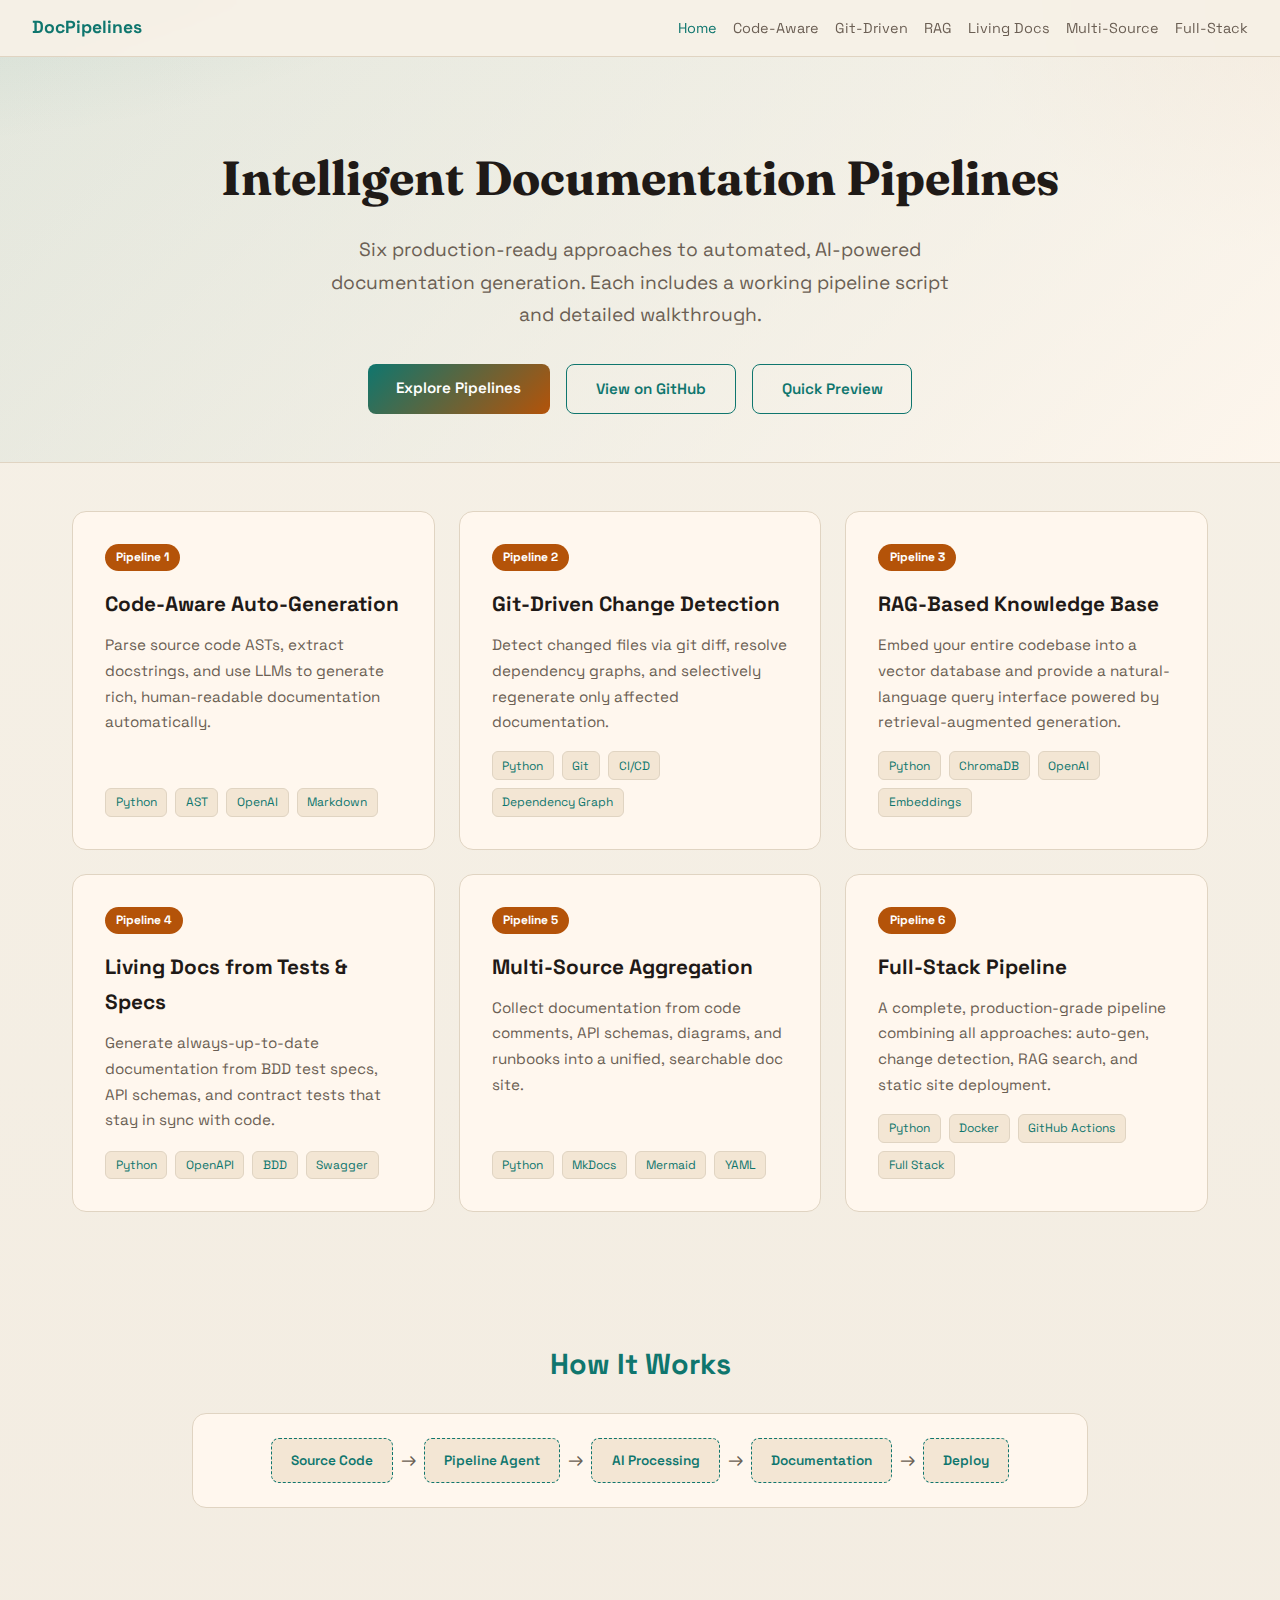
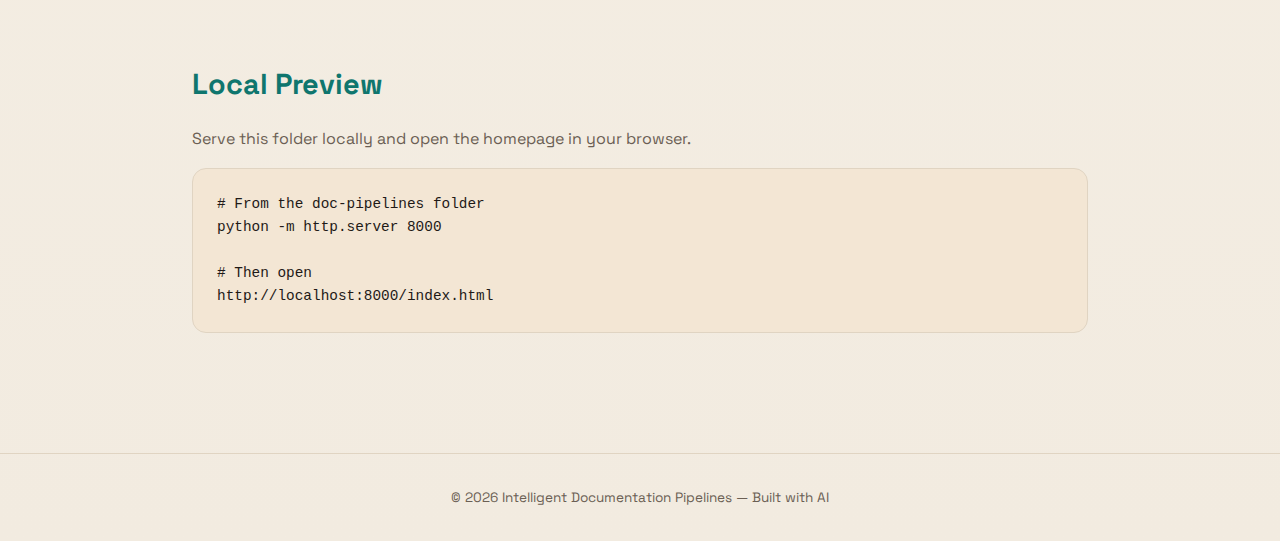
<file: index.html>
<!DOCTYPE html>
<html lang="en">
<head>
  <meta charset="UTF-8">
  <meta name="viewport" content="width=device-width, initial-scale=1.0">
  <title>Intelligent Documentation Pipelines</title>
  <meta name="description" content="Six production-ready documentation pipelines with scripts, walkthroughs, and implementation details.">
  <link rel="stylesheet" href="assets/style.css">
</head>
<body>

  <a class="skip-link" href="#main">Skip to content</a>

  <header>
    <nav class="top-nav" aria-label="Primary">
      <span class="logo">DocPipelines</span>
      <a href="index.html" class="active" aria-current="page">Home</a>
      <a href="1-code-aware.html">Code-Aware</a>
      <a href="2-git-driven.html">Git-Driven</a>
      <a href="3-rag-knowledge.html">RAG</a>
      <a href="4-living-docs.html">Living Docs</a>
      <a href="5-multi-source.html">Multi-Source</a>
      <a href="6-full-stack.html">Full-Stack</a>
    </nav>
  </header>

  <main id="main">
    <section class="hero">
      <h1>Intelligent Documentation Pipelines</h1>
      <p>Six production-ready approaches to automated, AI-powered documentation generation. Each includes a working pipeline script and detailed walkthrough.</p>
      <div style="margin-top:2rem; display:flex; gap:1rem; justify-content:center; flex-wrap:wrap;">
        <a href="#pipelines" class="btn btn-primary">Explore Pipelines</a>
        <a href="https://github.com" target="_blank" rel="noopener noreferrer" class="btn btn-outline">View on GitHub</a>
        <a href="http://localhost:8000/index.html" class="btn btn-outline" id="quick-preview">Quick Preview</a>
      </div>
    </section>

    <section id="pipelines" class="cards">

    <a href="1-code-aware.html" class="card">
      <span class="badge">Pipeline 1</span>
      <h3>Code-Aware Auto-Generation</h3>
      <p>Parse source code ASTs, extract docstrings, and use LLMs to generate rich, human-readable documentation automatically.</p>
      <div class="tech">
        <span>Python</span><span>AST</span><span>OpenAI</span><span>Markdown</span>
      </div>
    </a>

    <a href="2-git-driven.html" class="card">
      <span class="badge">Pipeline 2</span>
      <h3>Git-Driven Change Detection</h3>
      <p>Detect changed files via git diff, resolve dependency graphs, and selectively regenerate only affected documentation.</p>
      <div class="tech">
        <span>Python</span><span>Git</span><span>CI/CD</span><span>Dependency Graph</span>
      </div>
    </a>

    <a href="3-rag-knowledge.html" class="card">
      <span class="badge">Pipeline 3</span>
      <h3>RAG-Based Knowledge Base</h3>
      <p>Embed your entire codebase into a vector database and provide a natural-language query interface powered by retrieval-augmented generation.</p>
      <div class="tech">
        <span>Python</span><span>ChromaDB</span><span>OpenAI</span><span>Embeddings</span>
      </div>
    </a>

    <a href="4-living-docs.html" class="card">
      <span class="badge">Pipeline 4</span>
      <h3>Living Docs from Tests &amp; Specs</h3>
      <p>Generate always-up-to-date documentation from BDD test specs, API schemas, and contract tests that stay in sync with code.</p>
      <div class="tech">
        <span>Python</span><span>OpenAPI</span><span>BDD</span><span>Swagger</span>
      </div>
    </a>

    <a href="5-multi-source.html" class="card">
      <span class="badge">Pipeline 5</span>
      <h3>Multi-Source Aggregation</h3>
      <p>Collect documentation from code comments, API schemas, diagrams, and runbooks into a unified, searchable doc site.</p>
      <div class="tech">
        <span>Python</span><span>MkDocs</span><span>Mermaid</span><span>YAML</span>
      </div>
    </a>

    <a href="6-full-stack.html" class="card">
      <span class="badge">Pipeline 6</span>
      <h3>Full-Stack Pipeline</h3>
      <p>A complete, production-grade pipeline combining all approaches: auto-gen, change detection, RAG search, and static site deployment.</p>
      <div class="tech">
        <span>Python</span><span>Docker</span><span>GitHub Actions</span><span>Full Stack</span>
      </div>
    </a>

    </section>

    <section class="page-content" style="text-align:center;">
      <h2>How It Works</h2>
      <div class="flow" style="justify-content:center;">
        <span class="step">Source Code</span>
        <span class="arrow">&rarr;</span>
        <span class="step">Pipeline Agent</span>
        <span class="arrow">&rarr;</span>
        <span class="step">AI Processing</span>
        <span class="arrow">&rarr;</span>
        <span class="step">Documentation</span>
        <span class="arrow">&rarr;</span>
        <span class="step">Deploy</span>
      </div>
    </section>

    <section class="page-content">
      <h2>Local Preview</h2>
      <p>Serve this folder locally and open the homepage in your browser.</p>
      <pre><code># From the doc-pipelines folder
python -m http.server 8000

# Then open
http://localhost:8000/index.html</code></pre>
    </section>
  </main>

  <footer>
    &copy; 2026 Intelligent Documentation Pipelines &mdash; Built with AI
  </footer>

  <script>
    (function () {
      var link = document.getElementById('quick-preview');
      if (!link) return;
      var host = window.location.hostname;
      var isLocal = host === 'localhost' || host === '127.0.0.1';
      if (!isLocal) {
        link.setAttribute('hidden', 'hidden');
      }
    })();
  </script>

</body>
</html>
</file>
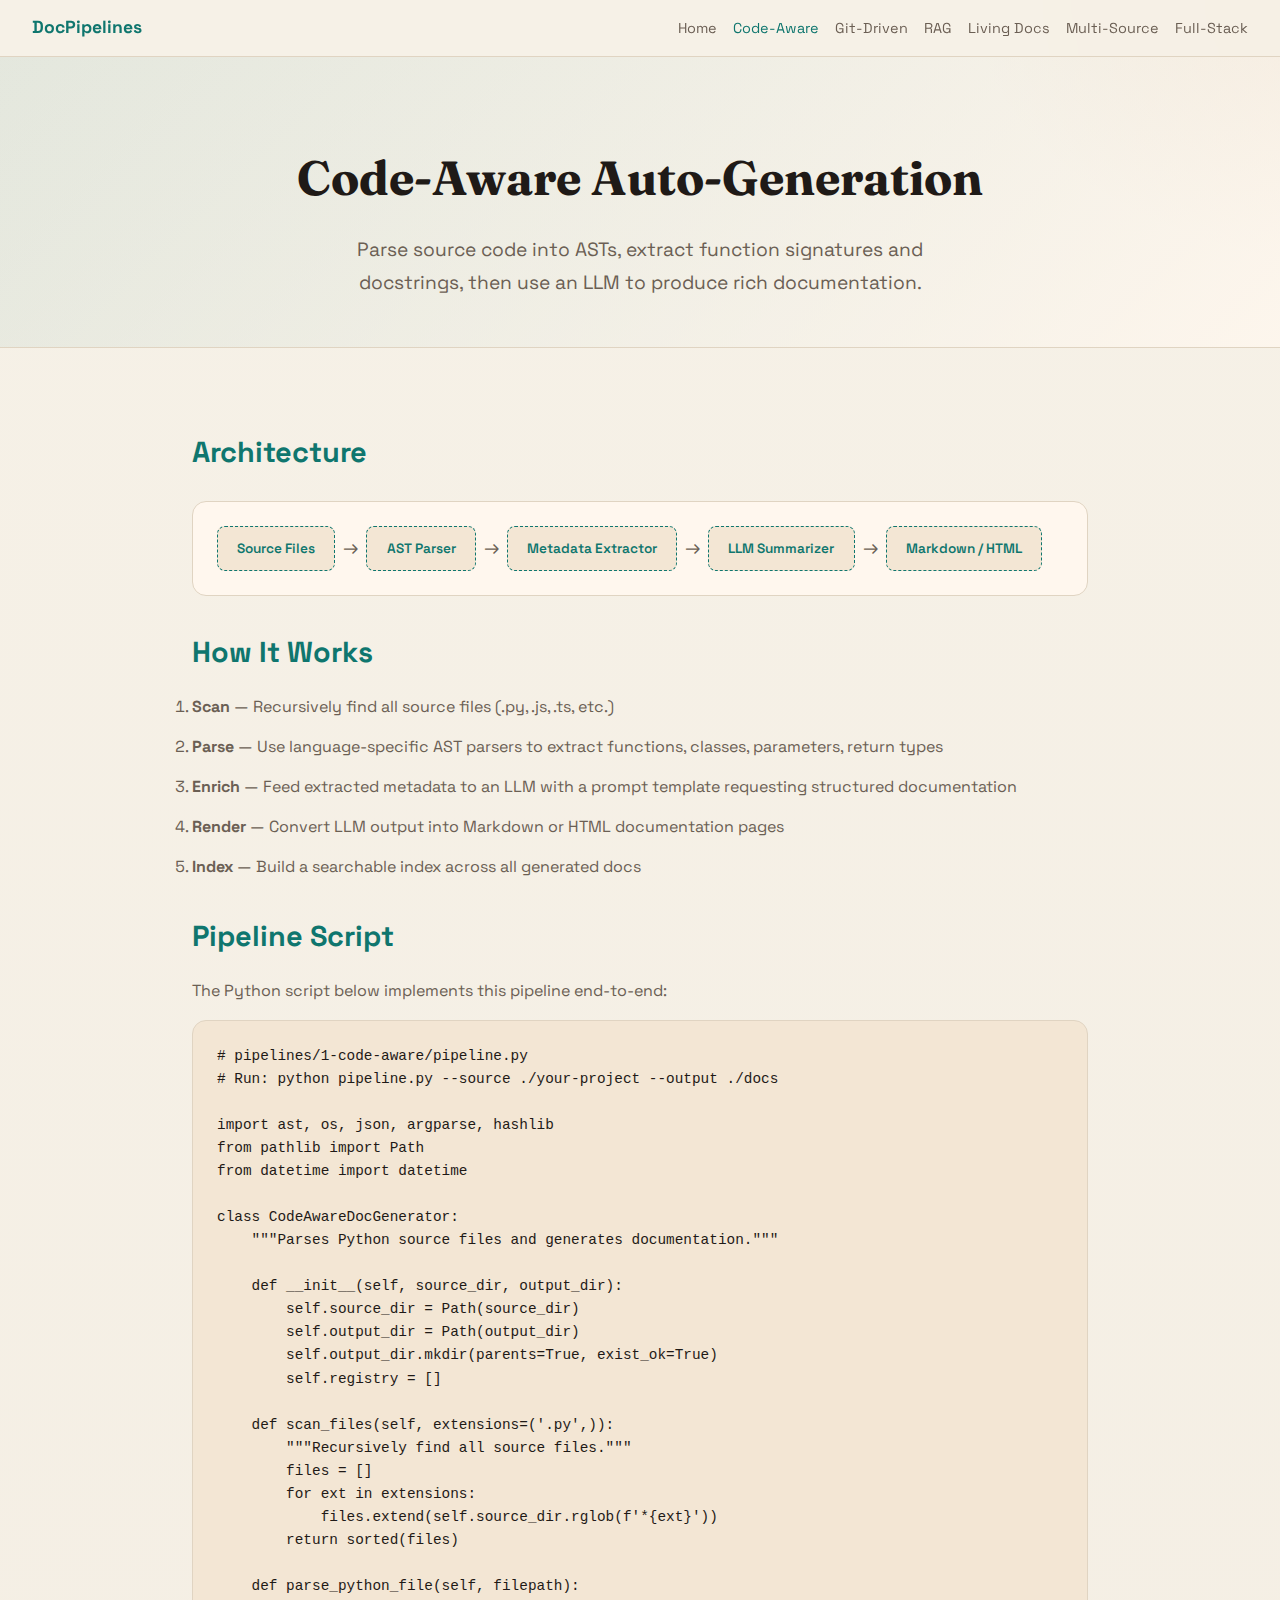
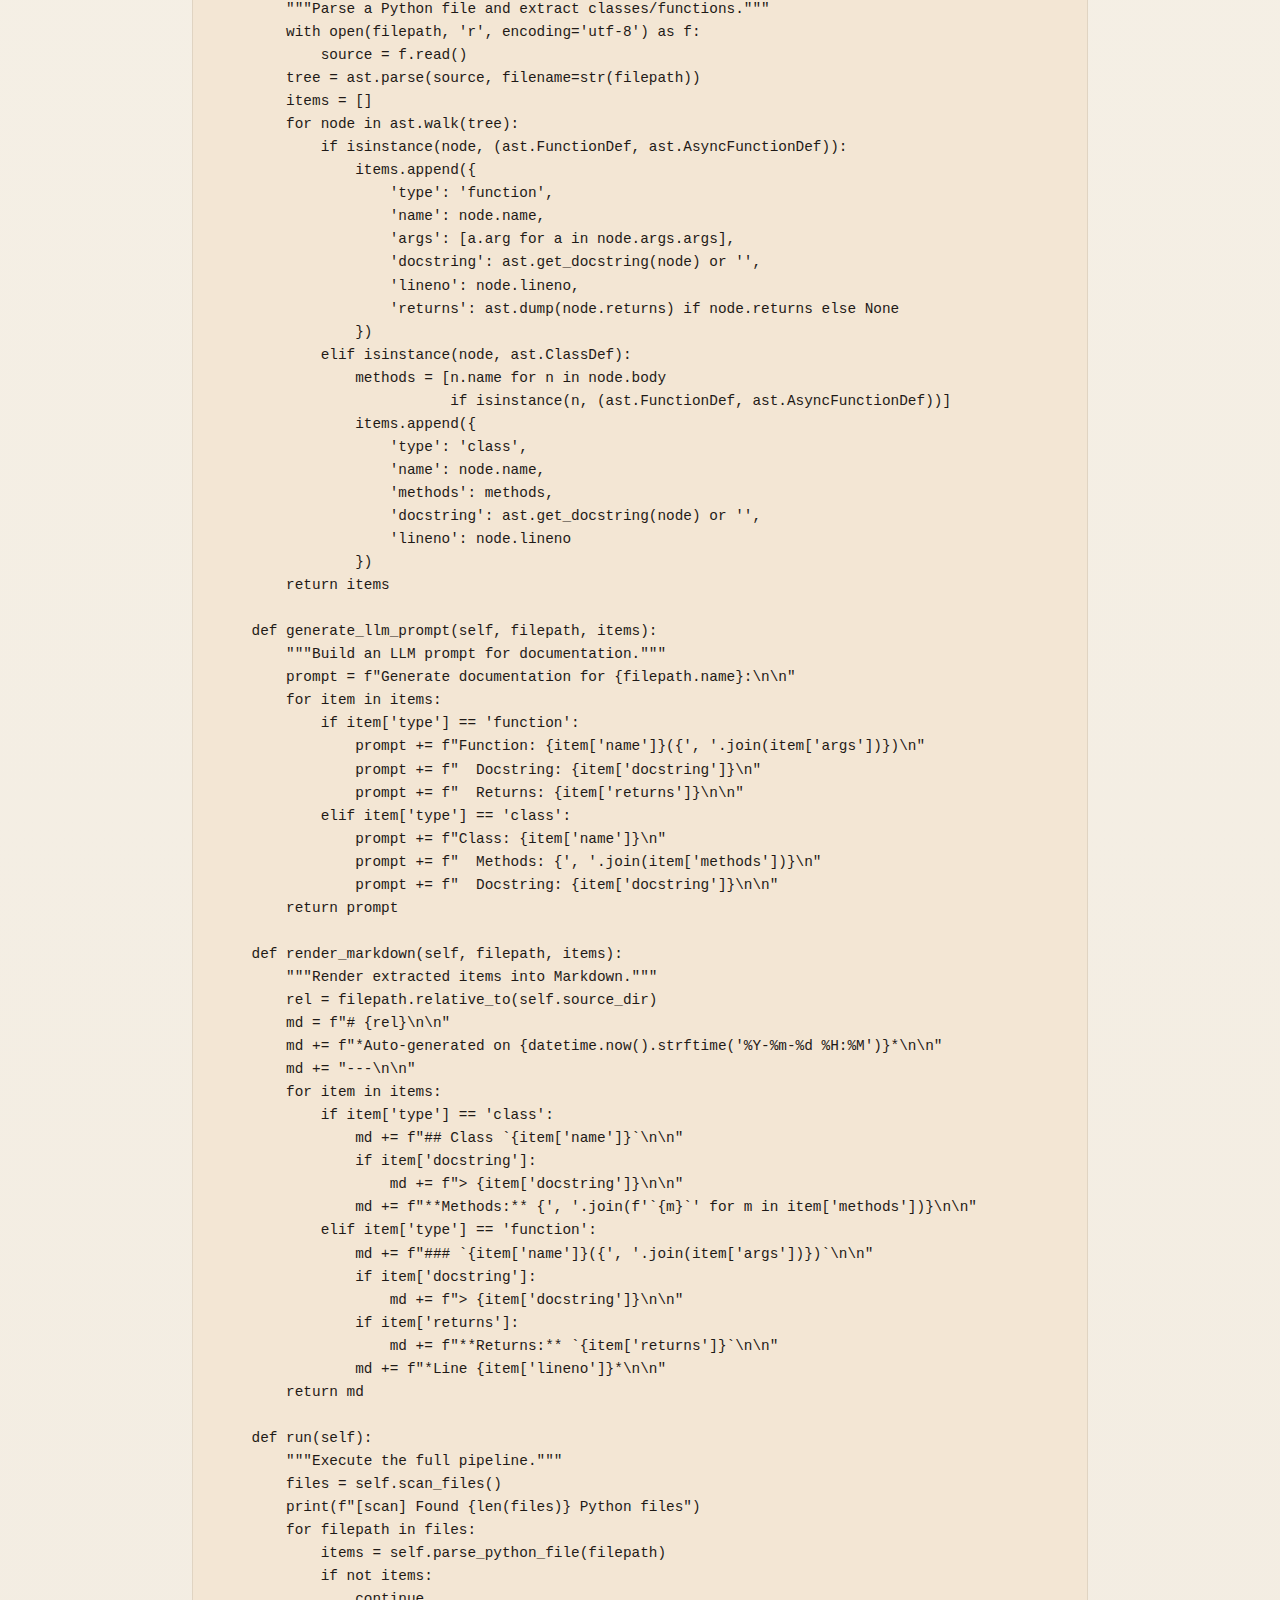
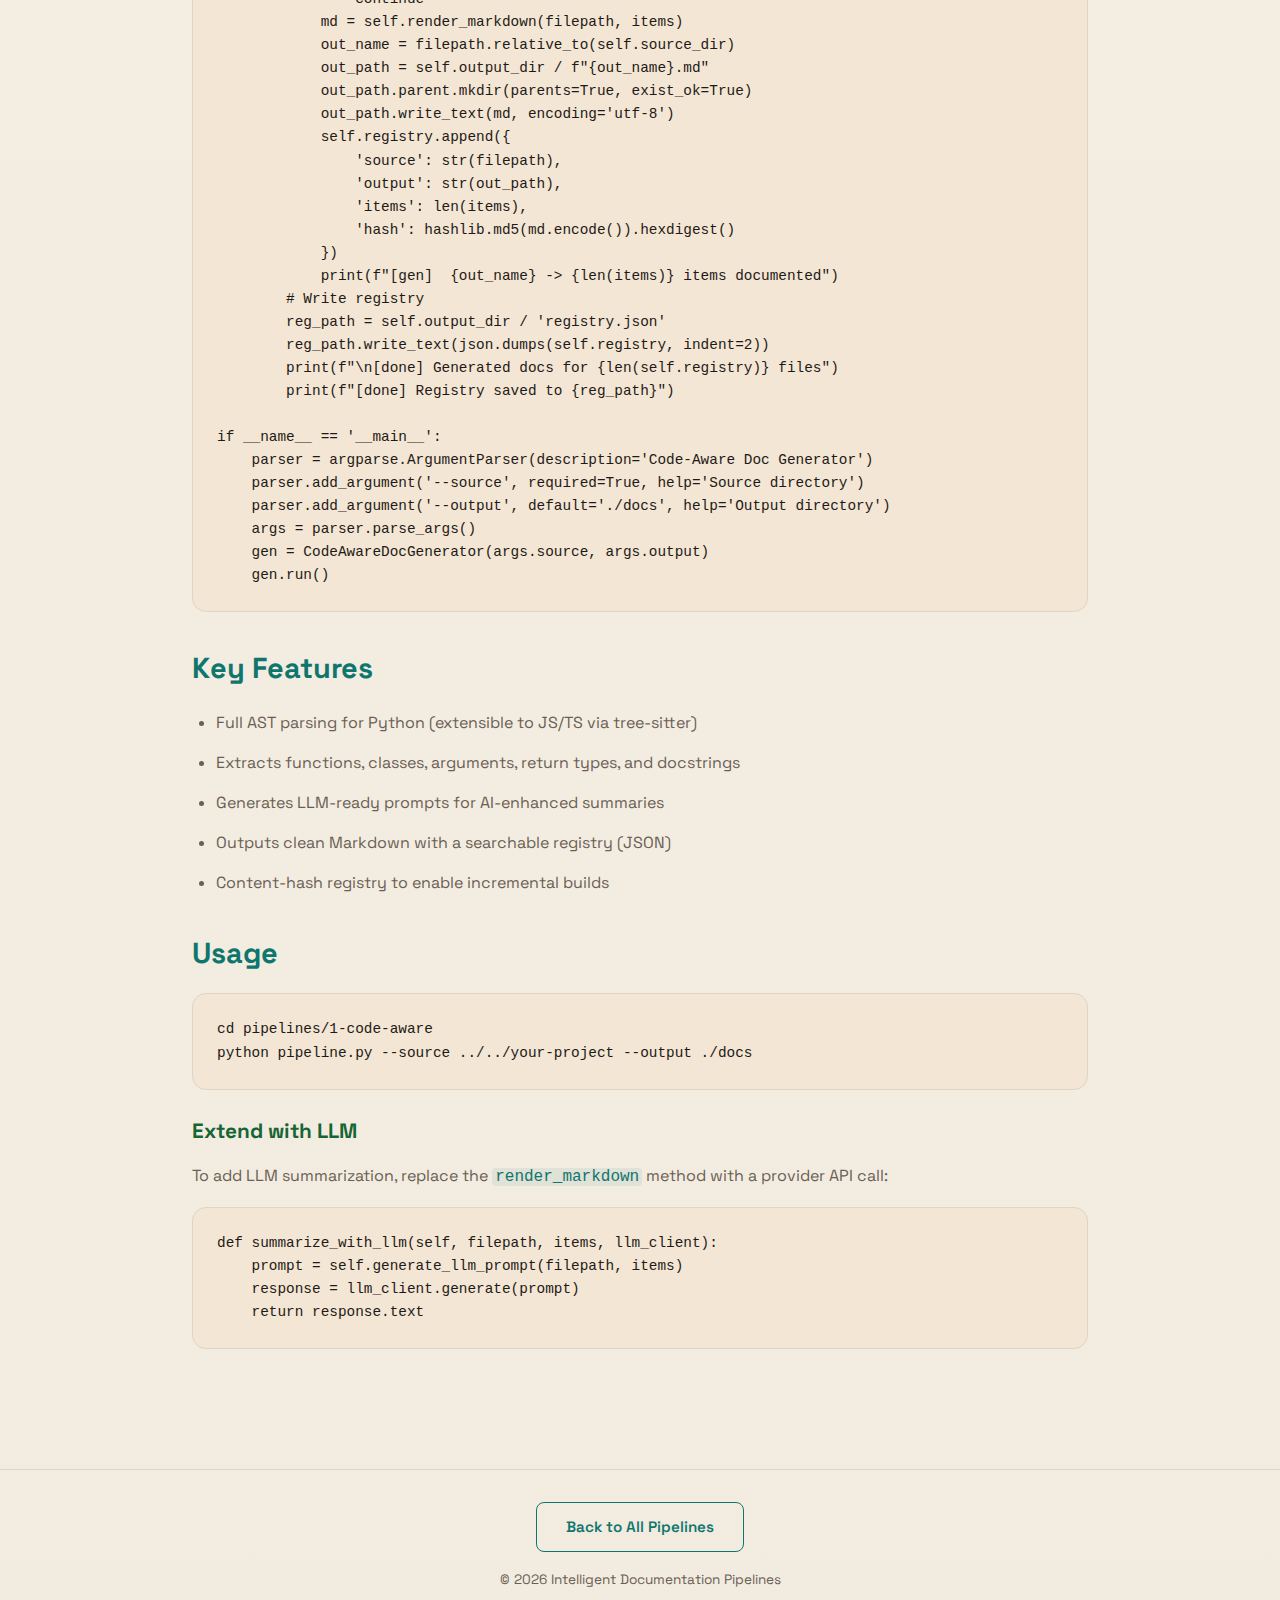
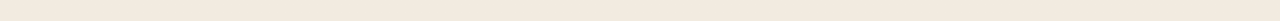
<file: 1-code-aware.html>
<!DOCTYPE html>
<html lang="en">
<head>
  <meta charset="UTF-8">
  <meta name="viewport" content="width=device-width, initial-scale=1.0">
  <title>Pipeline 1: Code-Aware Auto-Generation</title>
  <meta name="description" content="Pipeline 1: Parse source code with ASTs and auto-generate documentation with optional LLM enrichment.">
  <link rel="stylesheet" href="assets/style.css">
</head>
<body>

  <a class="skip-link" href="#main">Skip to content</a>

  <header>
    <nav class="top-nav" aria-label="Primary">
      <span class="logo">DocPipelines</span>
      <a href="index.html">Home</a>
      <a href="1-code-aware.html" class="active" aria-current="page">Code-Aware</a>
      <a href="2-git-driven.html">Git-Driven</a>
      <a href="3-rag-knowledge.html">RAG</a>
      <a href="4-living-docs.html">Living Docs</a>
      <a href="5-multi-source.html">Multi-Source</a>
      <a href="6-full-stack.html">Full-Stack</a>
    </nav>
  </header>

  <main id="main">
    <section class="hero">
      <h1>Code-Aware Auto-Generation</h1>
      <p>Parse source code into ASTs, extract function signatures and docstrings, then use an LLM to produce rich documentation.</p>
    </section>

    <section class="page-content">

    <h2>Architecture</h2>
    <div class="flow">
      <span class="step">Source Files</span>
      <span class="arrow">&rarr;</span>
      <span class="step">AST Parser</span>
      <span class="arrow">&rarr;</span>
      <span class="step">Metadata Extractor</span>
      <span class="arrow">&rarr;</span>
      <span class="step">LLM Summarizer</span>
      <span class="arrow">&rarr;</span>
      <span class="step">Markdown / HTML</span>
    </div>

    <h2>How It Works</h2>
    <ol>
      <li><strong>Scan</strong> &mdash; Recursively find all source files (.py, .js, .ts, etc.)</li>
      <li><strong>Parse</strong> &mdash; Use language-specific AST parsers to extract functions, classes, parameters, return types</li>
      <li><strong>Enrich</strong> &mdash; Feed extracted metadata to an LLM with a prompt template requesting structured documentation</li>
      <li><strong>Render</strong> &mdash; Convert LLM output into Markdown or HTML documentation pages</li>
      <li><strong>Index</strong> &mdash; Build a searchable index across all generated docs</li>
    </ol>

    <h2>Pipeline Script</h2>
    <p>The Python script below implements this pipeline end-to-end:</p>
    <pre><code># pipelines/1-code-aware/pipeline.py
# Run: python pipeline.py --source ./your-project --output ./docs

import ast, os, json, argparse, hashlib
from pathlib import Path
from datetime import datetime

class CodeAwareDocGenerator:
    """Parses Python source files and generates documentation."""

    def __init__(self, source_dir, output_dir):
        self.source_dir = Path(source_dir)
        self.output_dir = Path(output_dir)
        self.output_dir.mkdir(parents=True, exist_ok=True)
        self.registry = []

    def scan_files(self, extensions=('.py',)):
        """Recursively find all source files."""
        files = []
        for ext in extensions:
            files.extend(self.source_dir.rglob(f'*{ext}'))
        return sorted(files)

    def parse_python_file(self, filepath):
        """Parse a Python file and extract classes/functions."""
        with open(filepath, 'r', encoding='utf-8') as f:
            source = f.read()
        tree = ast.parse(source, filename=str(filepath))
        items = []
        for node in ast.walk(tree):
            if isinstance(node, (ast.FunctionDef, ast.AsyncFunctionDef)):
                items.append({
                    'type': 'function',
                    'name': node.name,
                    'args': [a.arg for a in node.args.args],
                    'docstring': ast.get_docstring(node) or '',
                    'lineno': node.lineno,
                    'returns': ast.dump(node.returns) if node.returns else None
                })
            elif isinstance(node, ast.ClassDef):
                methods = [n.name for n in node.body
                           if isinstance(n, (ast.FunctionDef, ast.AsyncFunctionDef))]
                items.append({
                    'type': 'class',
                    'name': node.name,
                    'methods': methods,
                    'docstring': ast.get_docstring(node) or '',
                    'lineno': node.lineno
                })
        return items

    def generate_llm_prompt(self, filepath, items):
        """Build an LLM prompt for documentation."""
        prompt = f"Generate documentation for {filepath.name}:\n\n"
        for item in items:
            if item['type'] == 'function':
                prompt += f"Function: {item['name']}({', '.join(item['args'])})\n"
                prompt += f"  Docstring: {item['docstring']}\n"
                prompt += f"  Returns: {item['returns']}\n\n"
            elif item['type'] == 'class':
                prompt += f"Class: {item['name']}\n"
                prompt += f"  Methods: {', '.join(item['methods'])}\n"
                prompt += f"  Docstring: {item['docstring']}\n\n"
        return prompt

    def render_markdown(self, filepath, items):
        """Render extracted items into Markdown."""
        rel = filepath.relative_to(self.source_dir)
        md = f"# {rel}\n\n"
        md += f"*Auto-generated on {datetime.now().strftime('%Y-%m-%d %H:%M')}*\n\n"
        md += "---\n\n"
        for item in items:
            if item['type'] == 'class':
                md += f"## Class `{item['name']}`\n\n"
                if item['docstring']:
                    md += f"> {item['docstring']}\n\n"
                md += f"**Methods:** {', '.join(f'`{m}`' for m in item['methods'])}\n\n"
            elif item['type'] == 'function':
                md += f"### `{item['name']}({', '.join(item['args'])})`\n\n"
                if item['docstring']:
                    md += f"> {item['docstring']}\n\n"
                if item['returns']:
                    md += f"**Returns:** `{item['returns']}`\n\n"
                md += f"*Line {item['lineno']}*\n\n"
        return md

    def run(self):
        """Execute the full pipeline."""
        files = self.scan_files()
        print(f"[scan] Found {len(files)} Python files")
        for filepath in files:
            items = self.parse_python_file(filepath)
            if not items:
                continue
            md = self.render_markdown(filepath, items)
            out_name = filepath.relative_to(self.source_dir)
            out_path = self.output_dir / f"{out_name}.md"
            out_path.parent.mkdir(parents=True, exist_ok=True)
            out_path.write_text(md, encoding='utf-8')
            self.registry.append({
                'source': str(filepath),
                'output': str(out_path),
                'items': len(items),
                'hash': hashlib.md5(md.encode()).hexdigest()
            })
            print(f"[gen]  {out_name} -> {len(items)} items documented")
        # Write registry
        reg_path = self.output_dir / 'registry.json'
        reg_path.write_text(json.dumps(self.registry, indent=2))
        print(f"\n[done] Generated docs for {len(self.registry)} files")
        print(f"[done] Registry saved to {reg_path}")

if __name__ == '__main__':
    parser = argparse.ArgumentParser(description='Code-Aware Doc Generator')
    parser.add_argument('--source', required=True, help='Source directory')
    parser.add_argument('--output', default='./docs', help='Output directory')
    args = parser.parse_args()
    gen = CodeAwareDocGenerator(args.source, args.output)
    gen.run()
</code></pre>

    <h2>Key Features</h2>
    <ul>
      <li>Full AST parsing for Python (extensible to JS/TS via tree-sitter)</li>
      <li>Extracts functions, classes, arguments, return types, and docstrings</li>
      <li>Generates LLM-ready prompts for AI-enhanced summaries</li>
      <li>Outputs clean Markdown with a searchable registry (JSON)</li>
      <li>Content-hash registry to enable incremental builds</li>
    </ul>

    <h2>Usage</h2>
    <pre><code>cd pipelines/1-code-aware
python pipeline.py --source ../../your-project --output ./docs</code></pre>

    <h3>Extend with LLM</h3>
    <p>To add LLM summarization, replace the <code>render_markdown</code> method with a provider API call:</p>
    <pre><code>def summarize_with_llm(self, filepath, items, llm_client):
    prompt = self.generate_llm_prompt(filepath, items)
    response = llm_client.generate(prompt)
    return response.text</code></pre>

    </section>
  </main>

  <footer>
    <a href="index.html" class="btn btn-outline" style="margin-bottom:1rem;">Back to All Pipelines</a>
    <p>&copy; 2026 Intelligent Documentation Pipelines</p>
  </footer>

</body>
</html>
</file>
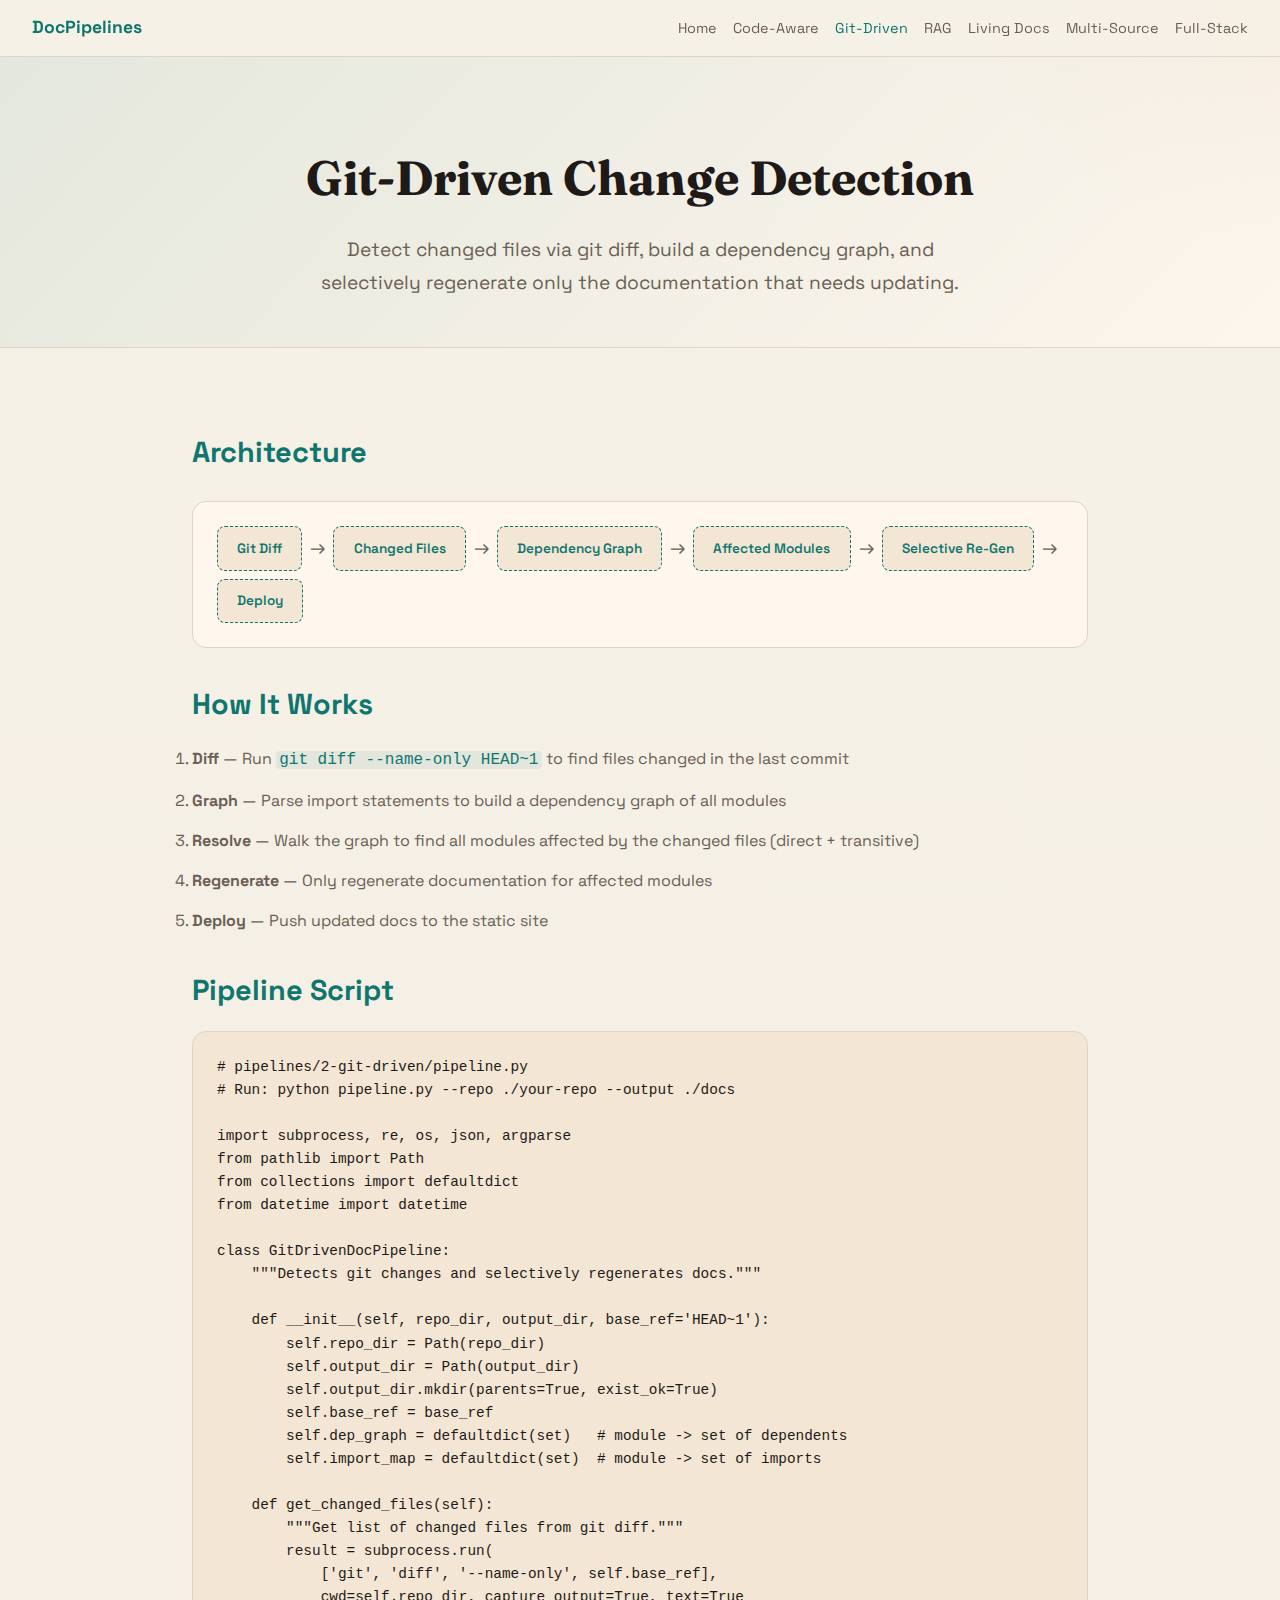
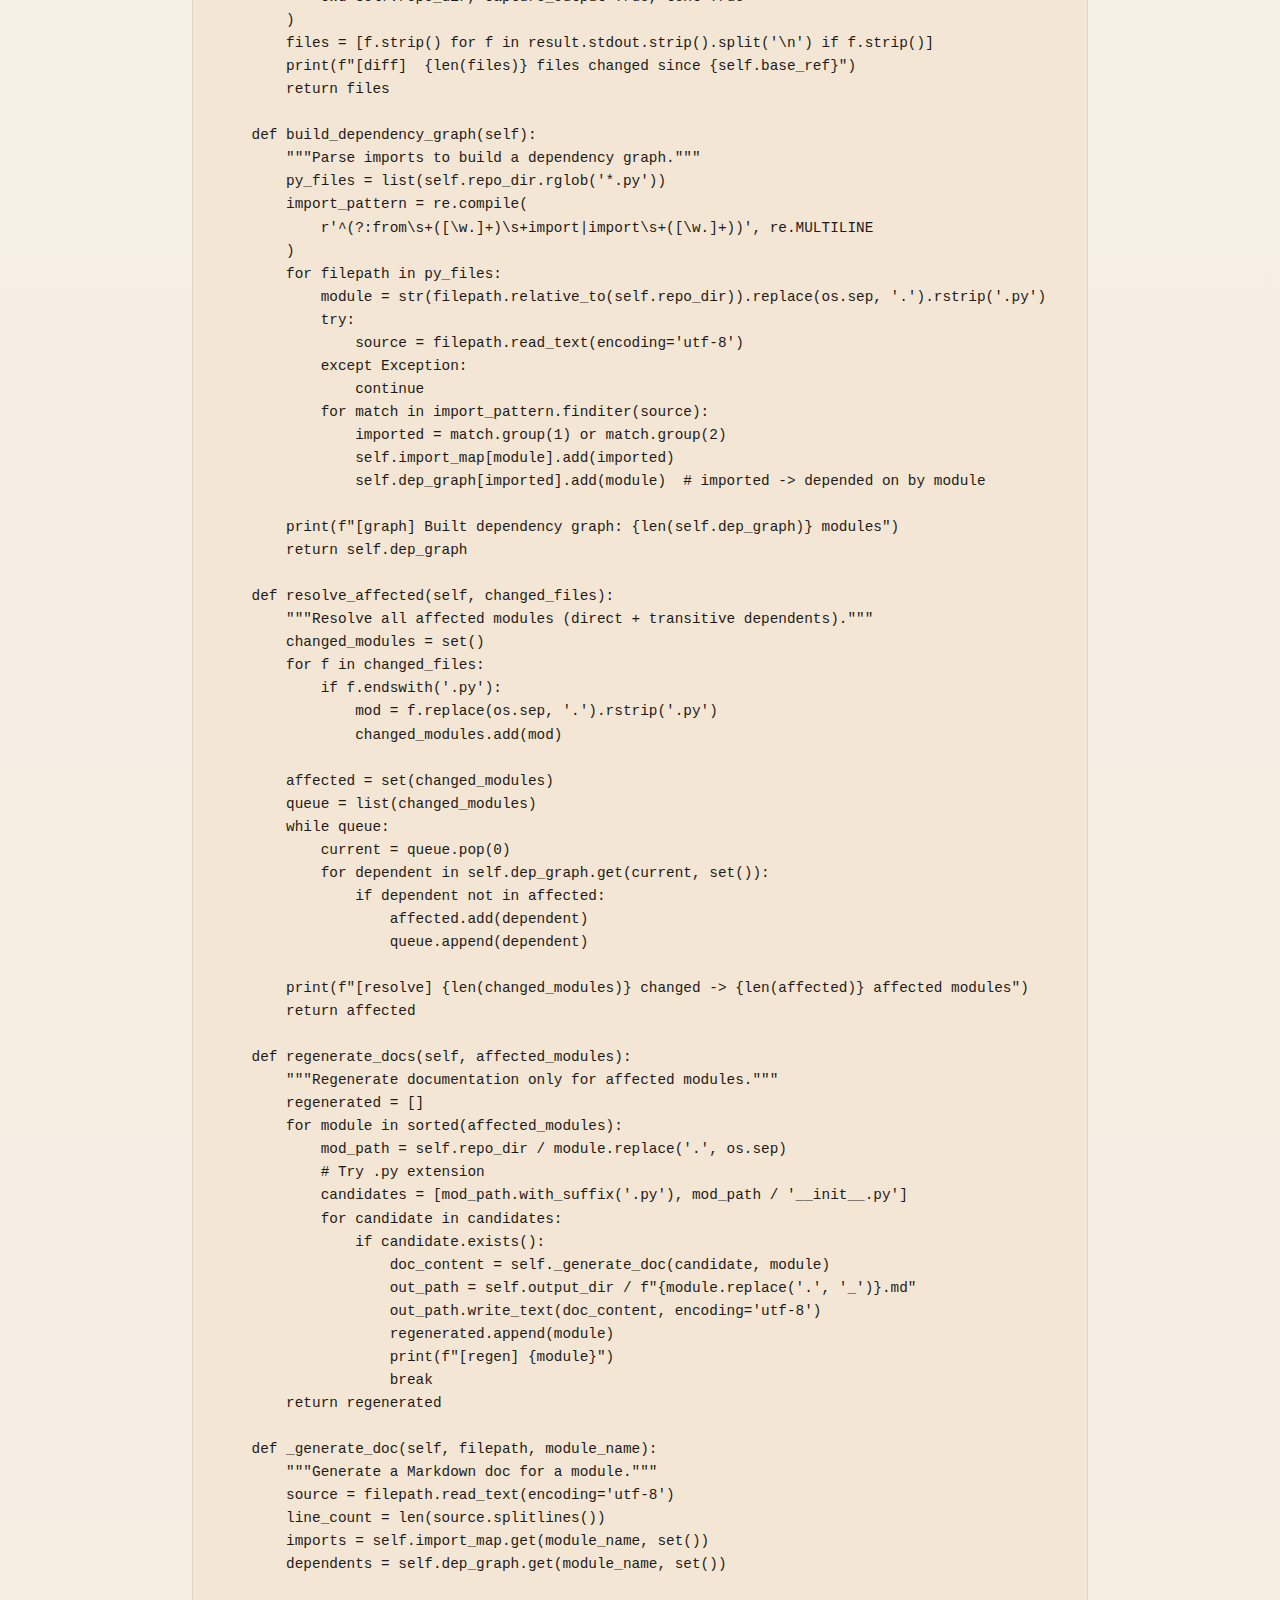
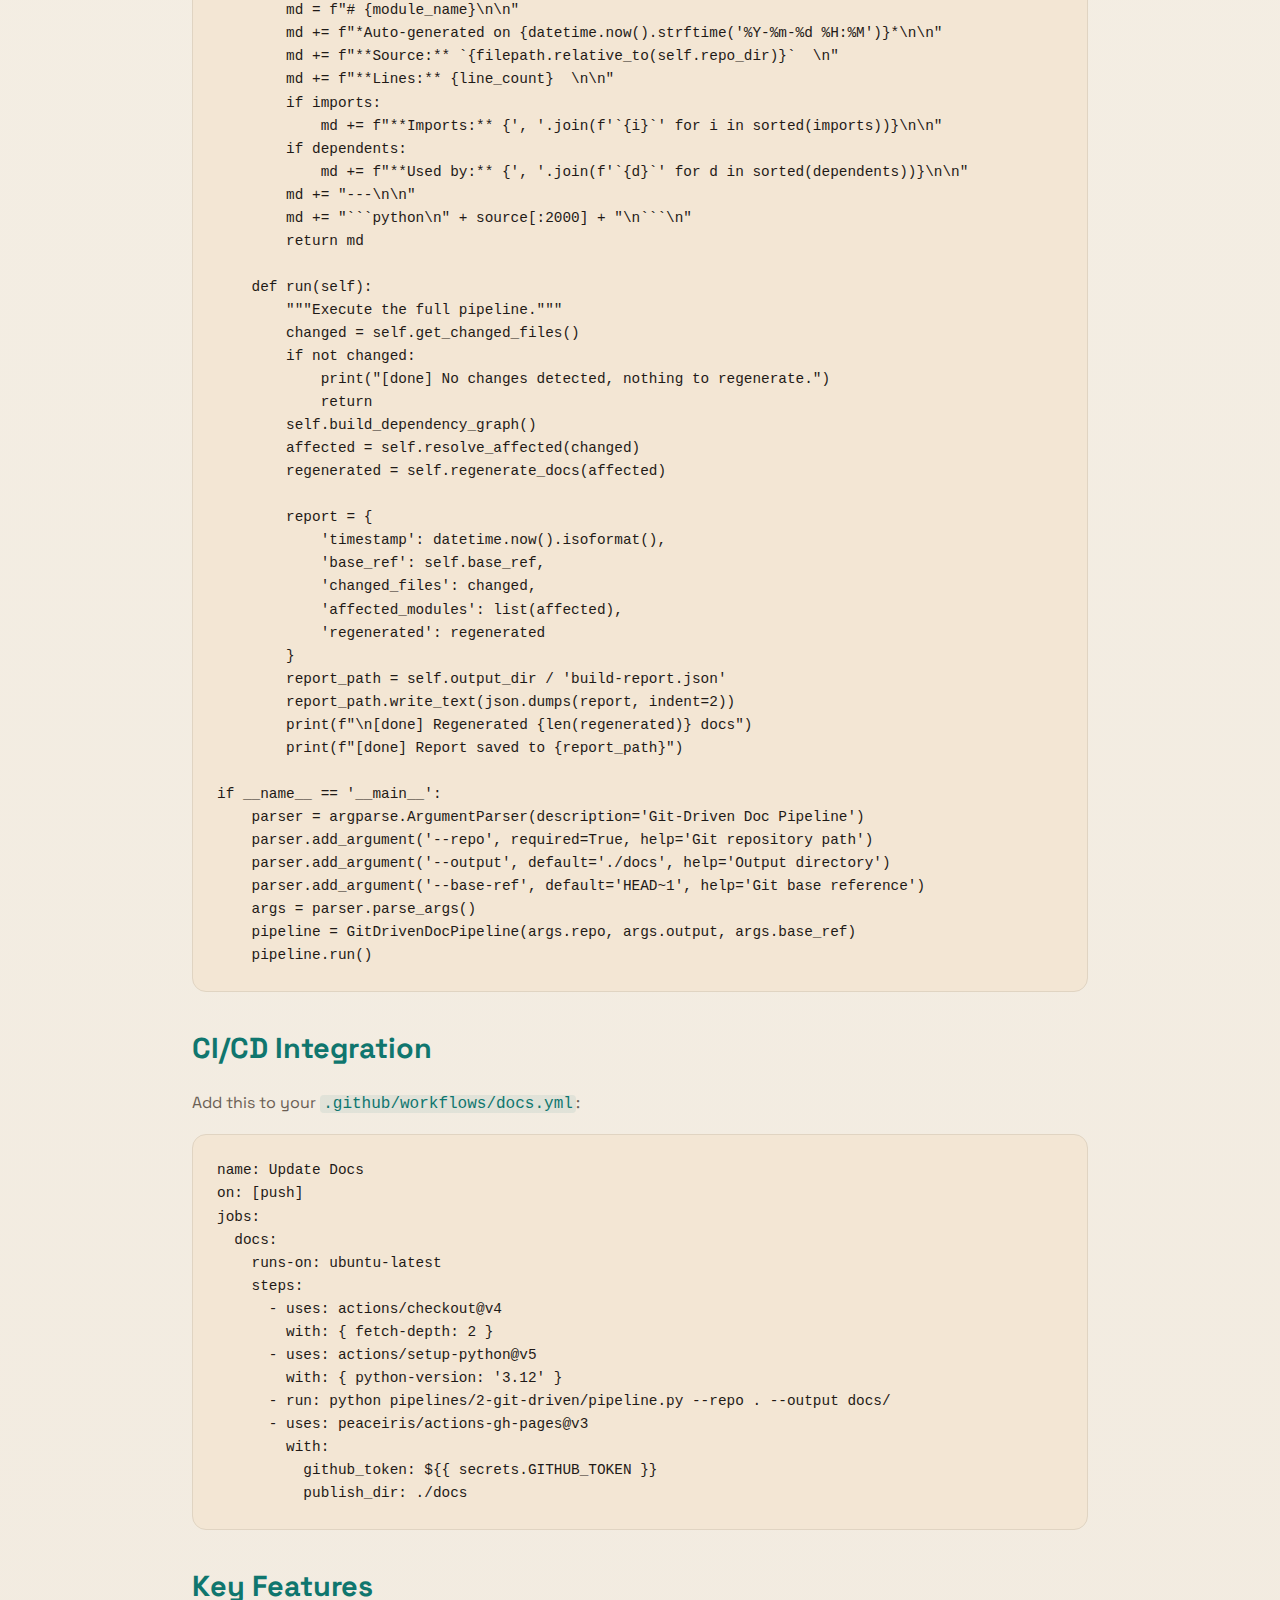
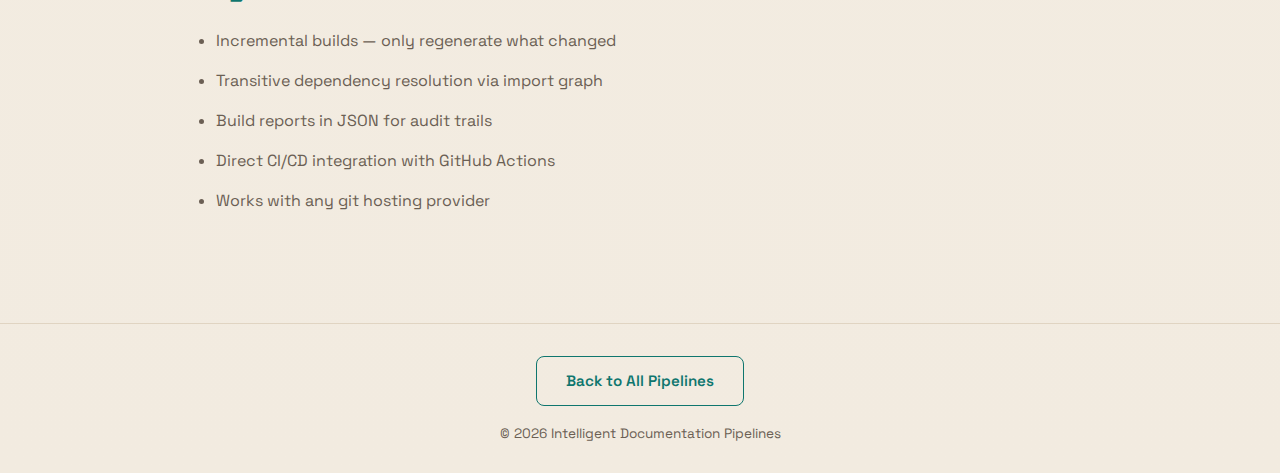
<file: 2-git-driven.html>
<!DOCTYPE html>
<html lang="en">
<head>
  <meta charset="UTF-8">
  <meta name="viewport" content="width=device-width, initial-scale=1.0">
  <title>Pipeline 2: Git-Driven Change Detection</title>
  <meta name="description" content="Pipeline 2: Detect git changes, resolve dependencies, and selectively regenerate documentation.">
  <link rel="stylesheet" href="assets/style.css">
</head>
<body>

  <a class="skip-link" href="#main">Skip to content</a>

  <header>
    <nav class="top-nav" aria-label="Primary">
      <span class="logo">DocPipelines</span>
      <a href="index.html">Home</a>
      <a href="1-code-aware.html">Code-Aware</a>
      <a href="2-git-driven.html" class="active" aria-current="page">Git-Driven</a>
      <a href="3-rag-knowledge.html">RAG</a>
      <a href="4-living-docs.html">Living Docs</a>
      <a href="5-multi-source.html">Multi-Source</a>
      <a href="6-full-stack.html">Full-Stack</a>
    </nav>
  </header>

  <main id="main">
    <section class="hero">
      <h1>Git-Driven Change Detection</h1>
      <p>Detect changed files via git diff, build a dependency graph, and selectively regenerate only the documentation that needs updating.</p>
    </section>

    <section class="page-content">

    <h2>Architecture</h2>
    <div class="flow">
      <span class="step">Git Diff</span>
      <span class="arrow">&rarr;</span>
      <span class="step">Changed Files</span>
      <span class="arrow">&rarr;</span>
      <span class="step">Dependency Graph</span>
      <span class="arrow">&rarr;</span>
      <span class="step">Affected Modules</span>
      <span class="arrow">&rarr;</span>
      <span class="step">Selective Re-Gen</span>
      <span class="arrow">&rarr;</span>
      <span class="step">Deploy</span>
    </div>

    <h2>How It Works</h2>
    <ol>
      <li><strong>Diff</strong> &mdash; Run <code>git diff --name-only HEAD~1</code> to find files changed in the last commit</li>
      <li><strong>Graph</strong> &mdash; Parse import statements to build a dependency graph of all modules</li>
      <li><strong>Resolve</strong> &mdash; Walk the graph to find all modules affected by the changed files (direct + transitive)</li>
      <li><strong>Regenerate</strong> &mdash; Only regenerate documentation for affected modules</li>
      <li><strong>Deploy</strong> &mdash; Push updated docs to the static site</li>
    </ol>

    <h2>Pipeline Script</h2>
    <pre><code># pipelines/2-git-driven/pipeline.py
# Run: python pipeline.py --repo ./your-repo --output ./docs

import subprocess, re, os, json, argparse
from pathlib import Path
from collections import defaultdict
from datetime import datetime

class GitDrivenDocPipeline:
    """Detects git changes and selectively regenerates docs."""

    def __init__(self, repo_dir, output_dir, base_ref='HEAD~1'):
        self.repo_dir = Path(repo_dir)
        self.output_dir = Path(output_dir)
        self.output_dir.mkdir(parents=True, exist_ok=True)
        self.base_ref = base_ref
        self.dep_graph = defaultdict(set)   # module -> set of dependents
        self.import_map = defaultdict(set)  # module -> set of imports

    def get_changed_files(self):
        """Get list of changed files from git diff."""
        result = subprocess.run(
            ['git', 'diff', '--name-only', self.base_ref],
            cwd=self.repo_dir, capture_output=True, text=True
        )
        files = [f.strip() for f in result.stdout.strip().split('\n') if f.strip()]
        print(f"[diff]  {len(files)} files changed since {self.base_ref}")
        return files

    def build_dependency_graph(self):
        """Parse imports to build a dependency graph."""
        py_files = list(self.repo_dir.rglob('*.py'))
        import_pattern = re.compile(
            r'^(?:from\s+([\w.]+)\s+import|import\s+([\w.]+))', re.MULTILINE
        )
        for filepath in py_files:
            module = str(filepath.relative_to(self.repo_dir)).replace(os.sep, '.').rstrip('.py')
            try:
                source = filepath.read_text(encoding='utf-8')
            except Exception:
                continue
            for match in import_pattern.finditer(source):
                imported = match.group(1) or match.group(2)
                self.import_map[module].add(imported)
                self.dep_graph[imported].add(module)  # imported -> depended on by module

        print(f"[graph] Built dependency graph: {len(self.dep_graph)} modules")
        return self.dep_graph

    def resolve_affected(self, changed_files):
        """Resolve all affected modules (direct + transitive dependents)."""
        changed_modules = set()
        for f in changed_files:
            if f.endswith('.py'):
                mod = f.replace(os.sep, '.').rstrip('.py')
                changed_modules.add(mod)

        affected = set(changed_modules)
        queue = list(changed_modules)
        while queue:
            current = queue.pop(0)
            for dependent in self.dep_graph.get(current, set()):
                if dependent not in affected:
                    affected.add(dependent)
                    queue.append(dependent)

        print(f"[resolve] {len(changed_modules)} changed -> {len(affected)} affected modules")
        return affected

    def regenerate_docs(self, affected_modules):
        """Regenerate documentation only for affected modules."""
        regenerated = []
        for module in sorted(affected_modules):
            mod_path = self.repo_dir / module.replace('.', os.sep)
            # Try .py extension
            candidates = [mod_path.with_suffix('.py'), mod_path / '__init__.py']
            for candidate in candidates:
                if candidate.exists():
                    doc_content = self._generate_doc(candidate, module)
                    out_path = self.output_dir / f"{module.replace('.', '_')}.md"
                    out_path.write_text(doc_content, encoding='utf-8')
                    regenerated.append(module)
                    print(f"[regen] {module}")
                    break
        return regenerated

    def _generate_doc(self, filepath, module_name):
        """Generate a Markdown doc for a module."""
        source = filepath.read_text(encoding='utf-8')
        line_count = len(source.splitlines())
        imports = self.import_map.get(module_name, set())
        dependents = self.dep_graph.get(module_name, set())

        md = f"# {module_name}\n\n"
        md += f"*Auto-generated on {datetime.now().strftime('%Y-%m-%d %H:%M')}*\n\n"
        md += f"**Source:** `{filepath.relative_to(self.repo_dir)}`  \n"
        md += f"**Lines:** {line_count}  \n\n"
        if imports:
            md += f"**Imports:** {', '.join(f'`{i}`' for i in sorted(imports))}\n\n"
        if dependents:
            md += f"**Used by:** {', '.join(f'`{d}`' for d in sorted(dependents))}\n\n"
        md += "---\n\n"
        md += "```python\n" + source[:2000] + "\n```\n"
        return md

    def run(self):
        """Execute the full pipeline."""
        changed = self.get_changed_files()
        if not changed:
            print("[done] No changes detected, nothing to regenerate.")
            return
        self.build_dependency_graph()
        affected = self.resolve_affected(changed)
        regenerated = self.regenerate_docs(affected)

        report = {
            'timestamp': datetime.now().isoformat(),
            'base_ref': self.base_ref,
            'changed_files': changed,
            'affected_modules': list(affected),
            'regenerated': regenerated
        }
        report_path = self.output_dir / 'build-report.json'
        report_path.write_text(json.dumps(report, indent=2))
        print(f"\n[done] Regenerated {len(regenerated)} docs")
        print(f"[done] Report saved to {report_path}")

if __name__ == '__main__':
    parser = argparse.ArgumentParser(description='Git-Driven Doc Pipeline')
    parser.add_argument('--repo', required=True, help='Git repository path')
    parser.add_argument('--output', default='./docs', help='Output directory')
    parser.add_argument('--base-ref', default='HEAD~1', help='Git base reference')
    args = parser.parse_args()
    pipeline = GitDrivenDocPipeline(args.repo, args.output, args.base_ref)
    pipeline.run()
</code></pre>

    <h2>CI/CD Integration</h2>
    <p>Add this to your <code>.github/workflows/docs.yml</code>:</p>
    <pre><code>name: Update Docs
on: [push]
jobs:
  docs:
    runs-on: ubuntu-latest
    steps:
      - uses: actions/checkout@v4
        with: { fetch-depth: 2 }
      - uses: actions/setup-python@v5
        with: { python-version: '3.12' }
      - run: python pipelines/2-git-driven/pipeline.py --repo . --output docs/
      - uses: peaceiris/actions-gh-pages@v3
        with:
          github_token: ${{ secrets.GITHUB_TOKEN }}
          publish_dir: ./docs</code></pre>

    <h2>Key Features</h2>
    <ul>
      <li>Incremental builds &mdash; only regenerate what changed</li>
      <li>Transitive dependency resolution via import graph</li>
      <li>Build reports in JSON for audit trails</li>
      <li>Direct CI/CD integration with GitHub Actions</li>
      <li>Works with any git hosting provider</li>
    </ul>

    </section>
  </main>

  <footer>
    <a href="index.html" class="btn btn-outline" style="margin-bottom:1rem;">Back to All Pipelines</a>
    <p>&copy; 2026 Intelligent Documentation Pipelines</p>
  </footer>

</body>
</html>
</file>
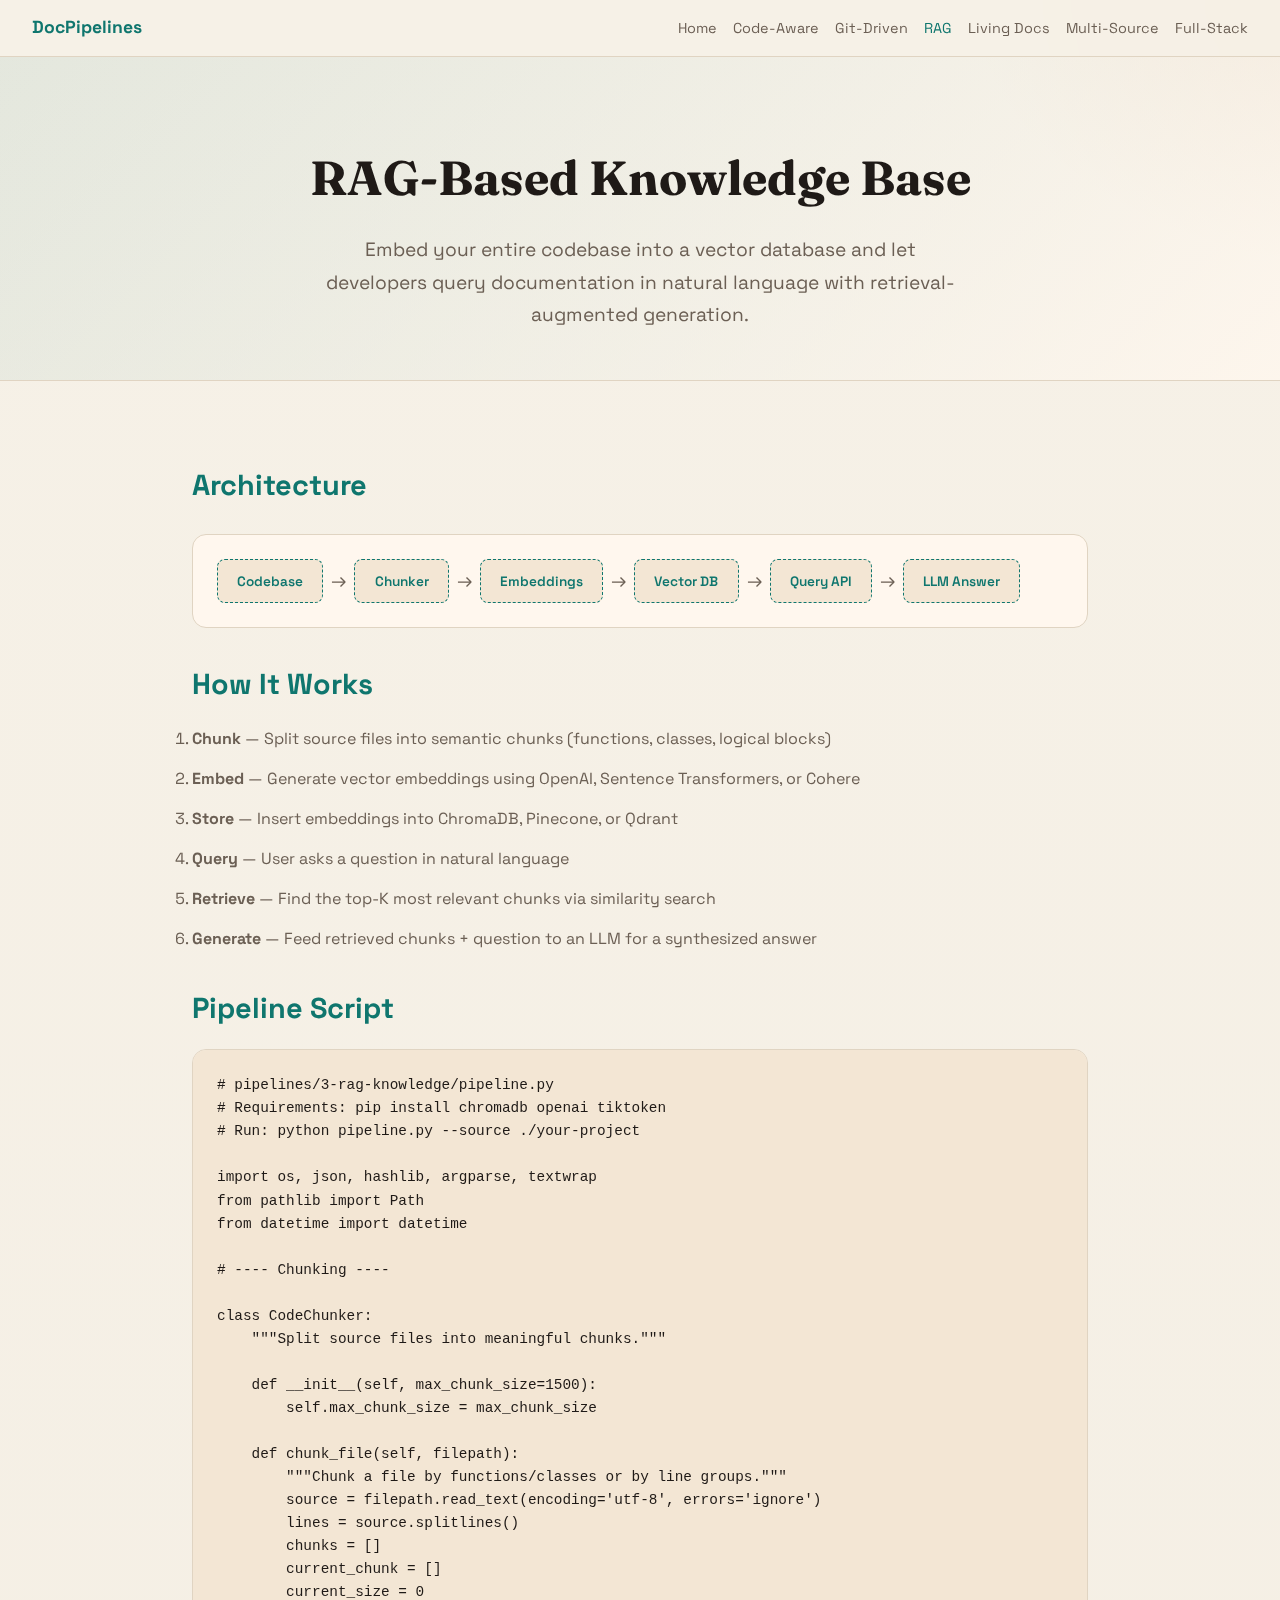
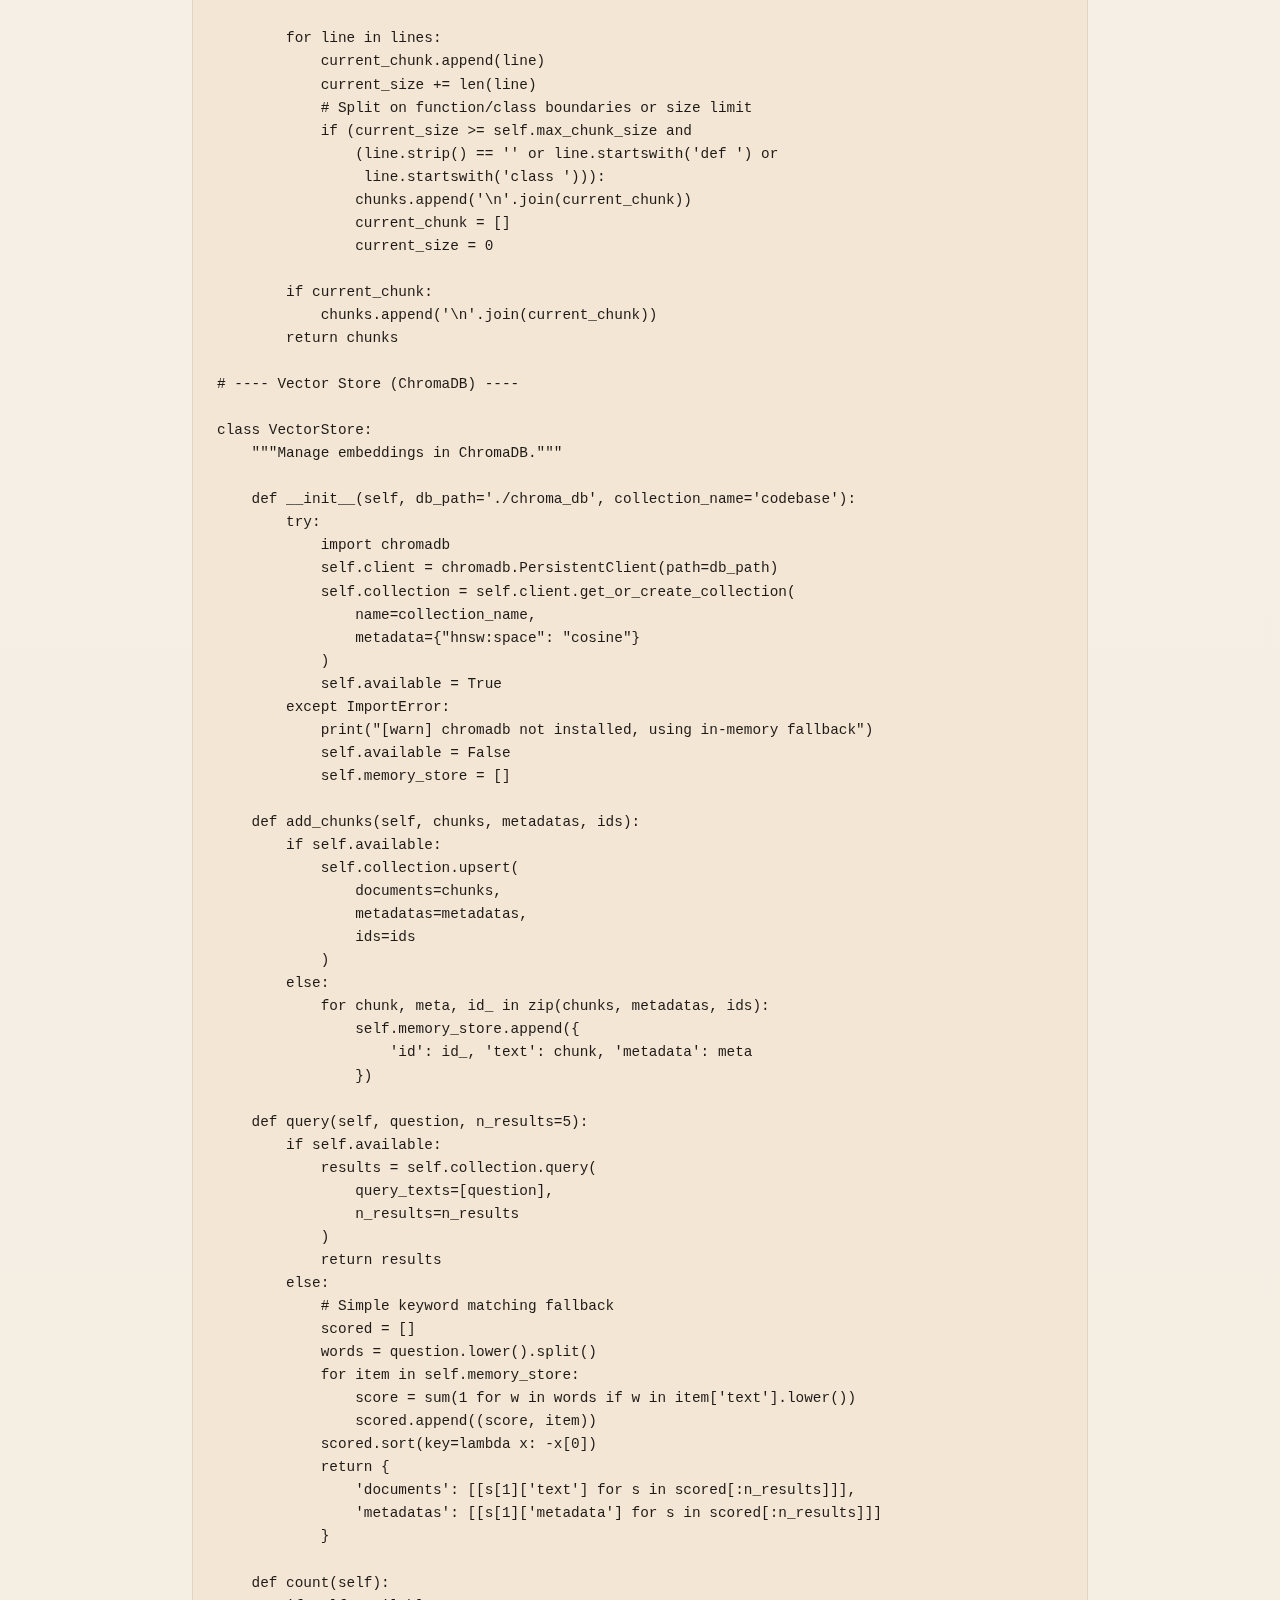
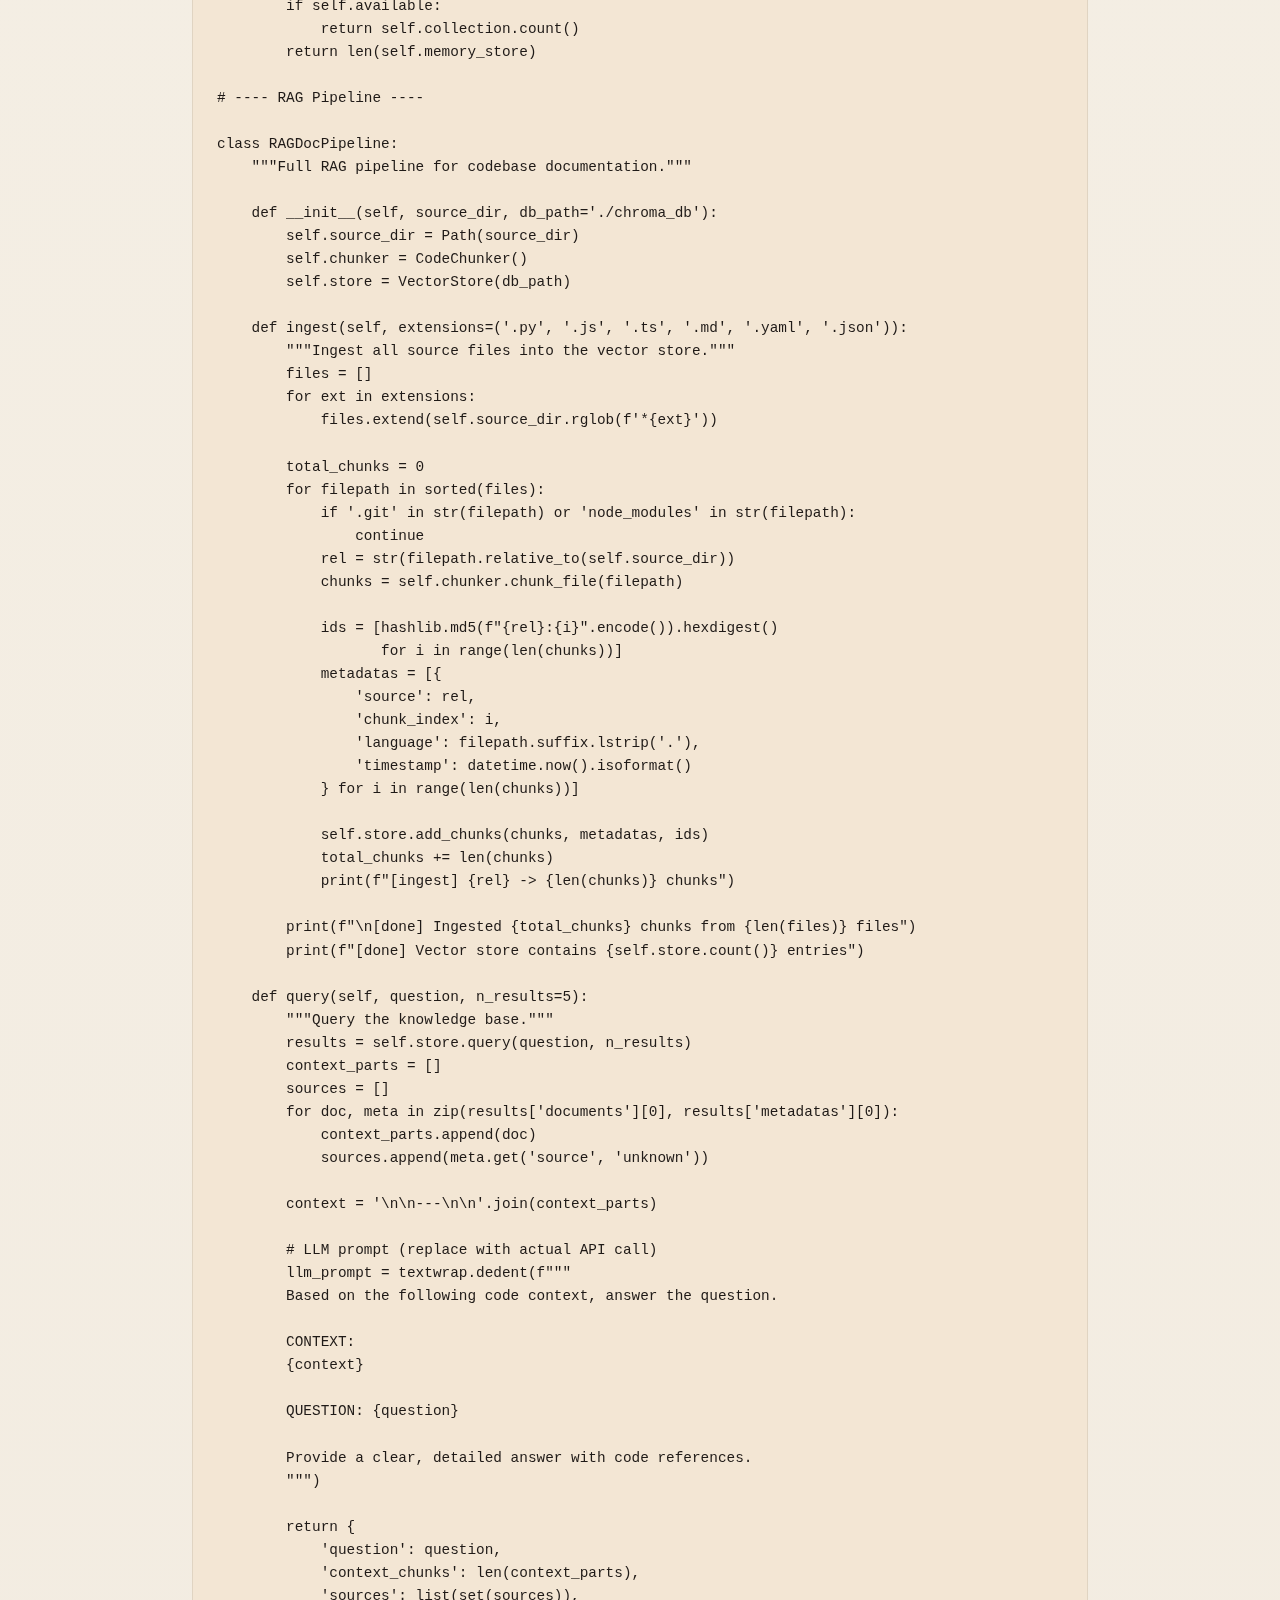
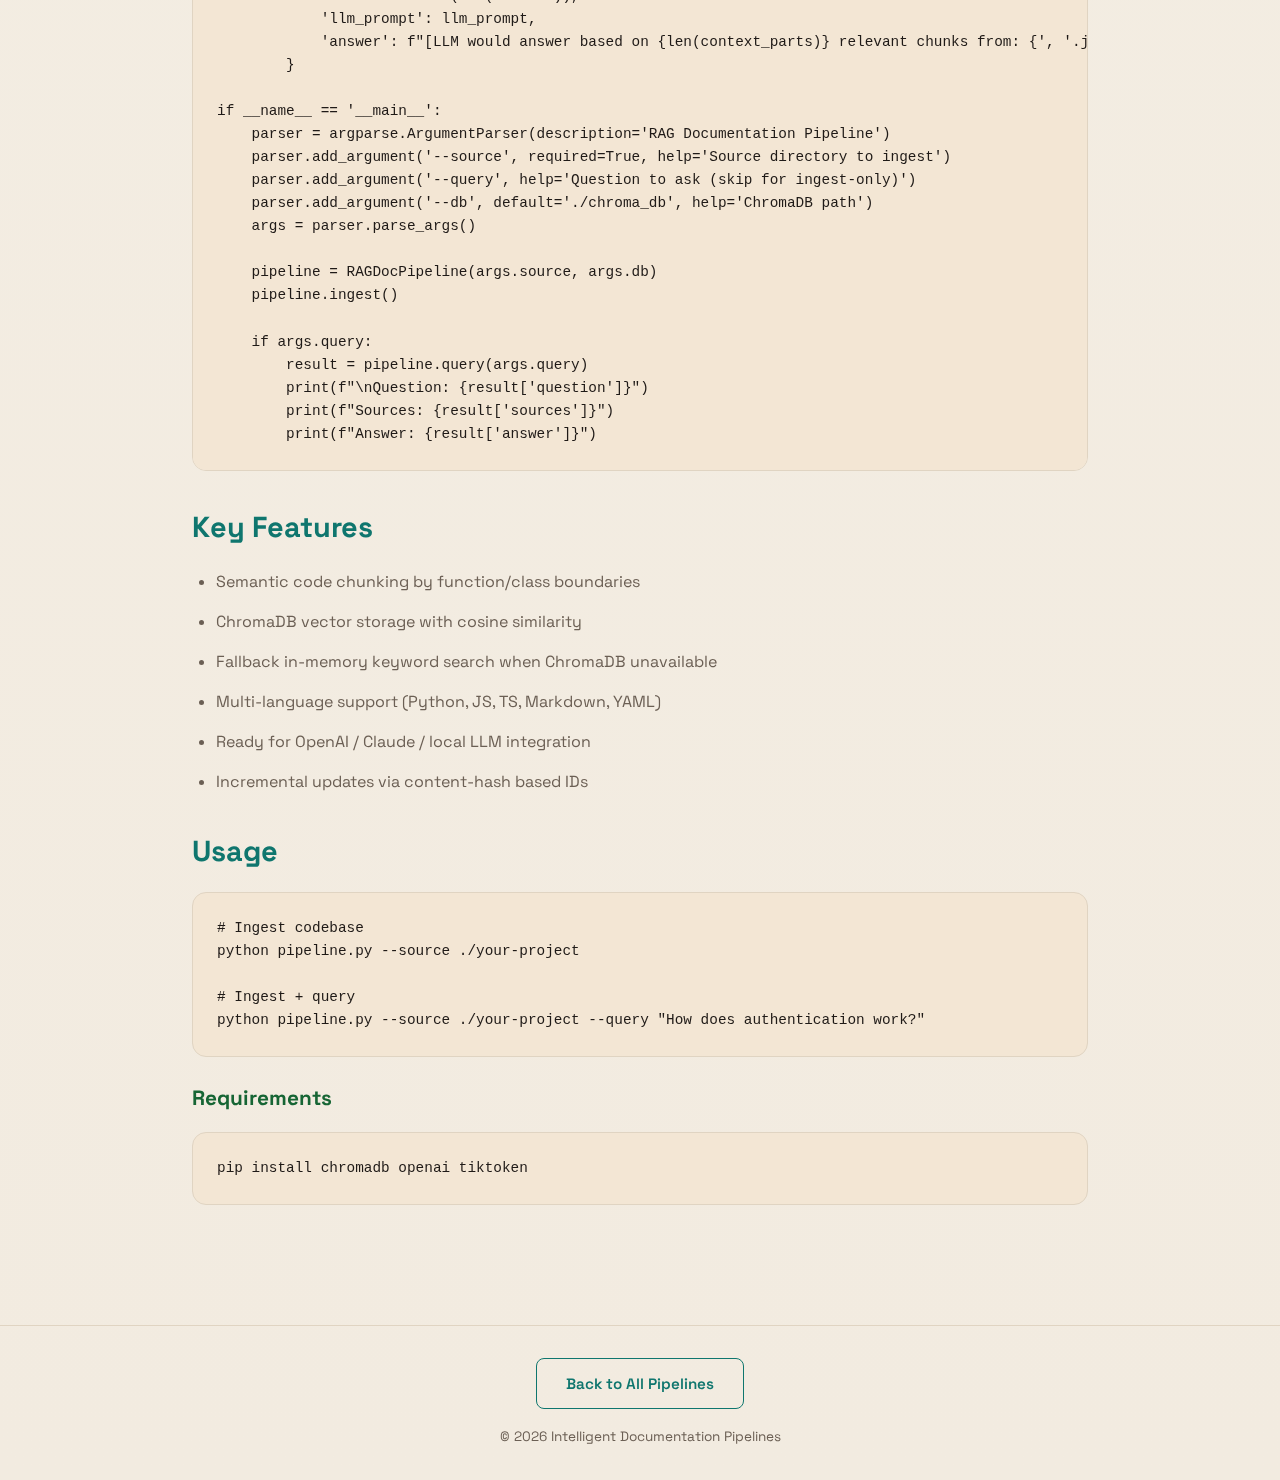
<file: 3-rag-knowledge.html>
<!DOCTYPE html>
<html lang="en">
<head>
  <meta charset="UTF-8">
  <meta name="viewport" content="width=device-width, initial-scale=1.0">
  <title>Pipeline 3: RAG-Based Knowledge Base</title>
  <meta name="description" content="Pipeline 3: Embed your codebase into a vector database and query it with retrieval-augmented generation.">
  <link rel="stylesheet" href="assets/style.css">
</head>
<body>

  <a class="skip-link" href="#main">Skip to content</a>

  <header>
    <nav class="top-nav" aria-label="Primary">
      <span class="logo">DocPipelines</span>
      <a href="index.html">Home</a>
      <a href="1-code-aware.html">Code-Aware</a>
      <a href="2-git-driven.html">Git-Driven</a>
      <a href="3-rag-knowledge.html" class="active" aria-current="page">RAG</a>
      <a href="4-living-docs.html">Living Docs</a>
      <a href="5-multi-source.html">Multi-Source</a>
      <a href="6-full-stack.html">Full-Stack</a>
    </nav>
  </header>

  <main id="main">
    <section class="hero">
      <h1>RAG-Based Knowledge Base</h1>
      <p>Embed your entire codebase into a vector database and let developers query documentation in natural language with retrieval-augmented generation.</p>
    </section>

    <section class="page-content">

    <h2>Architecture</h2>
    <div class="flow">
      <span class="step">Codebase</span>
      <span class="arrow">&rarr;</span>
      <span class="step">Chunker</span>
      <span class="arrow">&rarr;</span>
      <span class="step">Embeddings</span>
      <span class="arrow">&rarr;</span>
      <span class="step">Vector DB</span>
      <span class="arrow">&rarr;</span>
      <span class="step">Query API</span>
      <span class="arrow">&rarr;</span>
      <span class="step">LLM Answer</span>
    </div>

    <h2>How It Works</h2>
    <ol>
      <li><strong>Chunk</strong> &mdash; Split source files into semantic chunks (functions, classes, logical blocks)</li>
      <li><strong>Embed</strong> &mdash; Generate vector embeddings using OpenAI, Sentence Transformers, or Cohere</li>
      <li><strong>Store</strong> &mdash; Insert embeddings into ChromaDB, Pinecone, or Qdrant</li>
      <li><strong>Query</strong> &mdash; User asks a question in natural language</li>
      <li><strong>Retrieve</strong> &mdash; Find the top-K most relevant chunks via similarity search</li>
      <li><strong>Generate</strong> &mdash; Feed retrieved chunks + question to an LLM for a synthesized answer</li>
    </ol>

    <h2>Pipeline Script</h2>
    <pre><code># pipelines/3-rag-knowledge/pipeline.py
# Requirements: pip install chromadb openai tiktoken
# Run: python pipeline.py --source ./your-project

import os, json, hashlib, argparse, textwrap
from pathlib import Path
from datetime import datetime

# ---- Chunking ----

class CodeChunker:
    """Split source files into meaningful chunks."""

    def __init__(self, max_chunk_size=1500):
        self.max_chunk_size = max_chunk_size

    def chunk_file(self, filepath):
        """Chunk a file by functions/classes or by line groups."""
        source = filepath.read_text(encoding='utf-8', errors='ignore')
        lines = source.splitlines()
        chunks = []
        current_chunk = []
        current_size = 0

        for line in lines:
            current_chunk.append(line)
            current_size += len(line)
            # Split on function/class boundaries or size limit
            if (current_size >= self.max_chunk_size and
                (line.strip() == '' or line.startswith('def ') or
                 line.startswith('class '))):
                chunks.append('\n'.join(current_chunk))
                current_chunk = []
                current_size = 0

        if current_chunk:
            chunks.append('\n'.join(current_chunk))
        return chunks

# ---- Vector Store (ChromaDB) ----

class VectorStore:
    """Manage embeddings in ChromaDB."""

    def __init__(self, db_path='./chroma_db', collection_name='codebase'):
        try:
            import chromadb
            self.client = chromadb.PersistentClient(path=db_path)
            self.collection = self.client.get_or_create_collection(
                name=collection_name,
                metadata={"hnsw:space": "cosine"}
            )
            self.available = True
        except ImportError:
            print("[warn] chromadb not installed, using in-memory fallback")
            self.available = False
            self.memory_store = []

    def add_chunks(self, chunks, metadatas, ids):
        if self.available:
            self.collection.upsert(
                documents=chunks,
                metadatas=metadatas,
                ids=ids
            )
        else:
            for chunk, meta, id_ in zip(chunks, metadatas, ids):
                self.memory_store.append({
                    'id': id_, 'text': chunk, 'metadata': meta
                })

    def query(self, question, n_results=5):
        if self.available:
            results = self.collection.query(
                query_texts=[question],
                n_results=n_results
            )
            return results
        else:
            # Simple keyword matching fallback
            scored = []
            words = question.lower().split()
            for item in self.memory_store:
                score = sum(1 for w in words if w in item['text'].lower())
                scored.append((score, item))
            scored.sort(key=lambda x: -x[0])
            return {
                'documents': [[s[1]['text'] for s in scored[:n_results]]],
                'metadatas': [[s[1]['metadata'] for s in scored[:n_results]]]
            }

    def count(self):
        if self.available:
            return self.collection.count()
        return len(self.memory_store)

# ---- RAG Pipeline ----

class RAGDocPipeline:
    """Full RAG pipeline for codebase documentation."""

    def __init__(self, source_dir, db_path='./chroma_db'):
        self.source_dir = Path(source_dir)
        self.chunker = CodeChunker()
        self.store = VectorStore(db_path)

    def ingest(self, extensions=('.py', '.js', '.ts', '.md', '.yaml', '.json')):
        """Ingest all source files into the vector store."""
        files = []
        for ext in extensions:
            files.extend(self.source_dir.rglob(f'*{ext}'))

        total_chunks = 0
        for filepath in sorted(files):
            if '.git' in str(filepath) or 'node_modules' in str(filepath):
                continue
            rel = str(filepath.relative_to(self.source_dir))
            chunks = self.chunker.chunk_file(filepath)

            ids = [hashlib.md5(f"{rel}:{i}".encode()).hexdigest()
                   for i in range(len(chunks))]
            metadatas = [{
                'source': rel,
                'chunk_index': i,
                'language': filepath.suffix.lstrip('.'),
                'timestamp': datetime.now().isoformat()
            } for i in range(len(chunks))]

            self.store.add_chunks(chunks, metadatas, ids)
            total_chunks += len(chunks)
            print(f"[ingest] {rel} -> {len(chunks)} chunks")

        print(f"\n[done] Ingested {total_chunks} chunks from {len(files)} files")
        print(f"[done] Vector store contains {self.store.count()} entries")

    def query(self, question, n_results=5):
        """Query the knowledge base."""
        results = self.store.query(question, n_results)
        context_parts = []
        sources = []
        for doc, meta in zip(results['documents'][0], results['metadatas'][0]):
            context_parts.append(doc)
            sources.append(meta.get('source', 'unknown'))

        context = '\n\n---\n\n'.join(context_parts)

        # LLM prompt (replace with actual API call)
        llm_prompt = textwrap.dedent(f"""
        Based on the following code context, answer the question.

        CONTEXT:
        {context}

        QUESTION: {question}

        Provide a clear, detailed answer with code references.
        """)

        return {
            'question': question,
            'context_chunks': len(context_parts),
            'sources': list(set(sources)),
            'llm_prompt': llm_prompt,
            'answer': f"[LLM would answer based on {len(context_parts)} relevant chunks from: {', '.join(set(sources))}]"
        }

if __name__ == '__main__':
    parser = argparse.ArgumentParser(description='RAG Documentation Pipeline')
    parser.add_argument('--source', required=True, help='Source directory to ingest')
    parser.add_argument('--query', help='Question to ask (skip for ingest-only)')
    parser.add_argument('--db', default='./chroma_db', help='ChromaDB path')
    args = parser.parse_args()

    pipeline = RAGDocPipeline(args.source, args.db)
    pipeline.ingest()

    if args.query:
        result = pipeline.query(args.query)
        print(f"\nQuestion: {result['question']}")
        print(f"Sources: {result['sources']}")
        print(f"Answer: {result['answer']}")
</code></pre>

    <h2>Key Features</h2>
    <ul>
      <li>Semantic code chunking by function/class boundaries</li>
      <li>ChromaDB vector storage with cosine similarity</li>
      <li>Fallback in-memory keyword search when ChromaDB unavailable</li>
      <li>Multi-language support (Python, JS, TS, Markdown, YAML)</li>
      <li>Ready for OpenAI / Claude / local LLM integration</li>
      <li>Incremental updates via content-hash based IDs</li>
    </ul>

    <h2>Usage</h2>
    <pre><code># Ingest codebase
python pipeline.py --source ./your-project

# Ingest + query
python pipeline.py --source ./your-project --query "How does authentication work?"</code></pre>

    <h3>Requirements</h3>
    <pre><code>pip install chromadb openai tiktoken</code></pre>

    </section>
  </main>

  <footer>
    <a href="index.html" class="btn btn-outline" style="margin-bottom:1rem;">Back to All Pipelines</a>
    <p>&copy; 2026 Intelligent Documentation Pipelines</p>
  </footer>

</body>
</html>
</file>
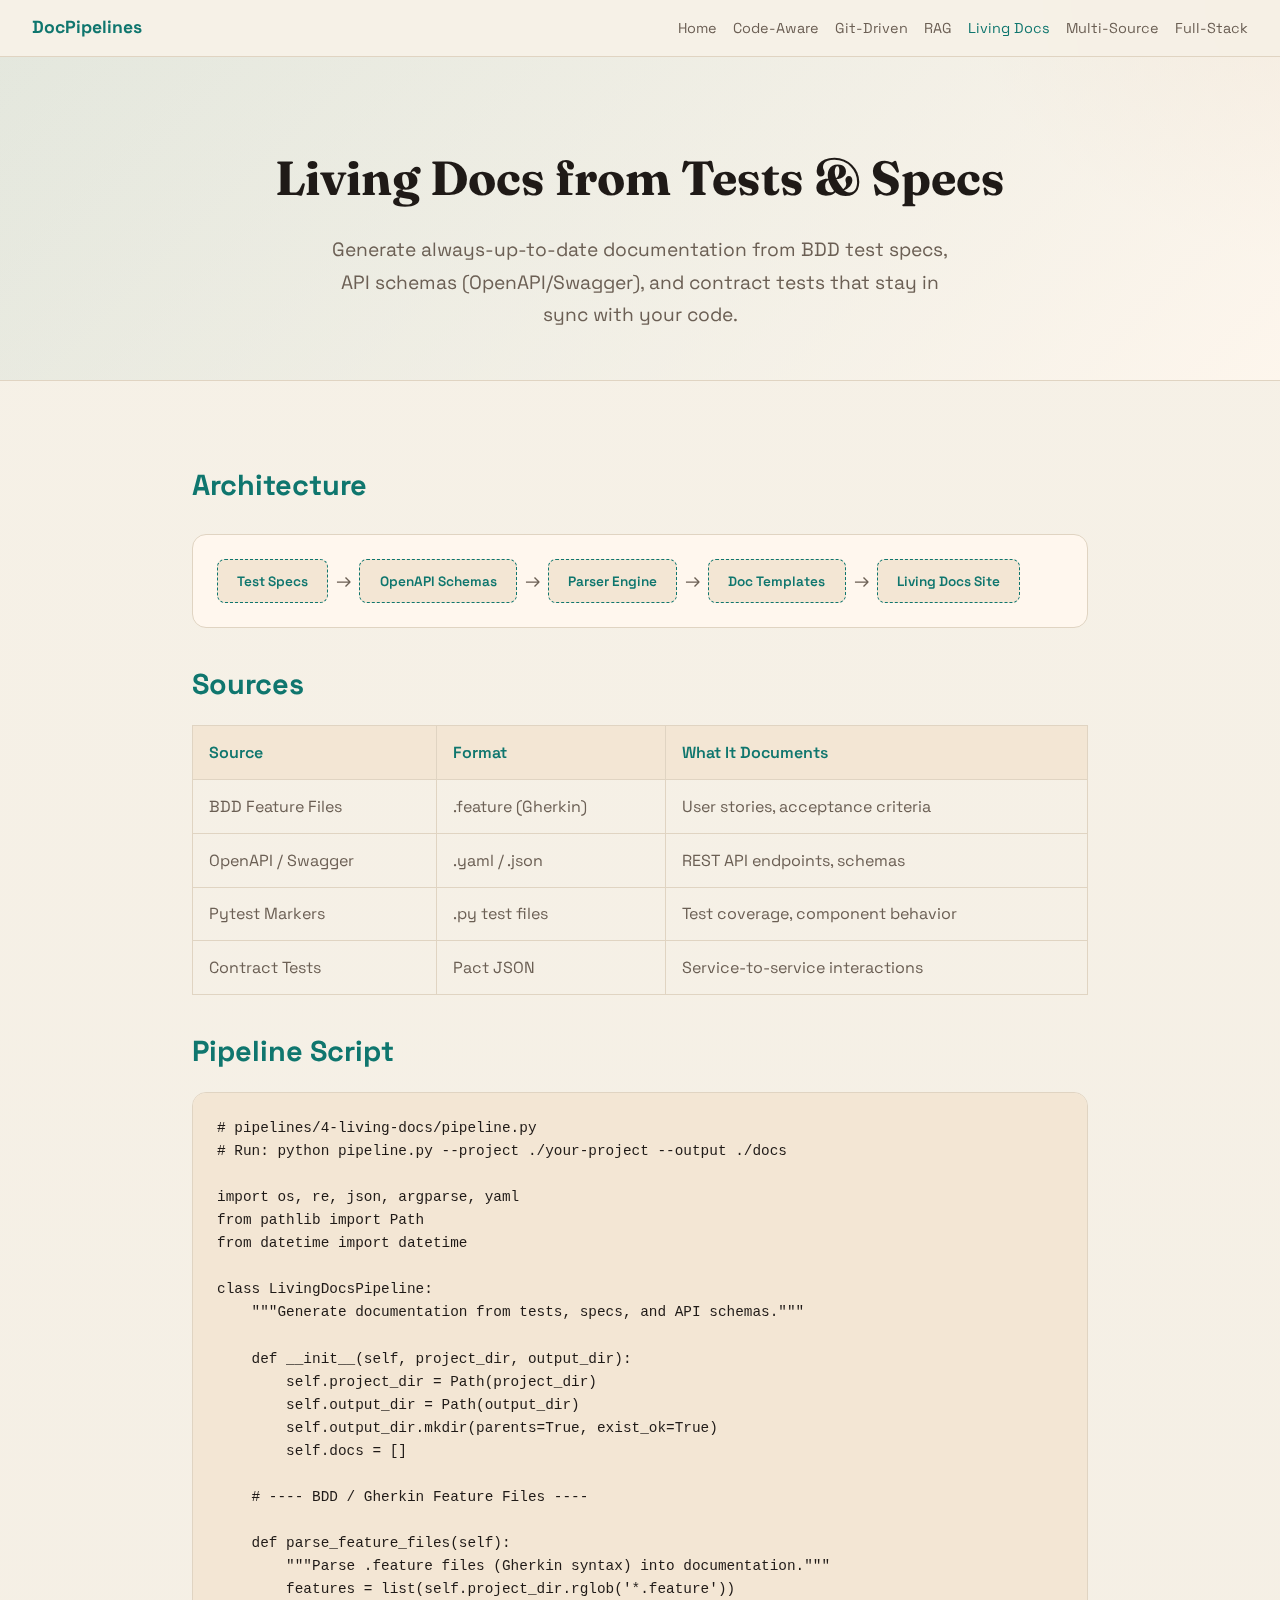
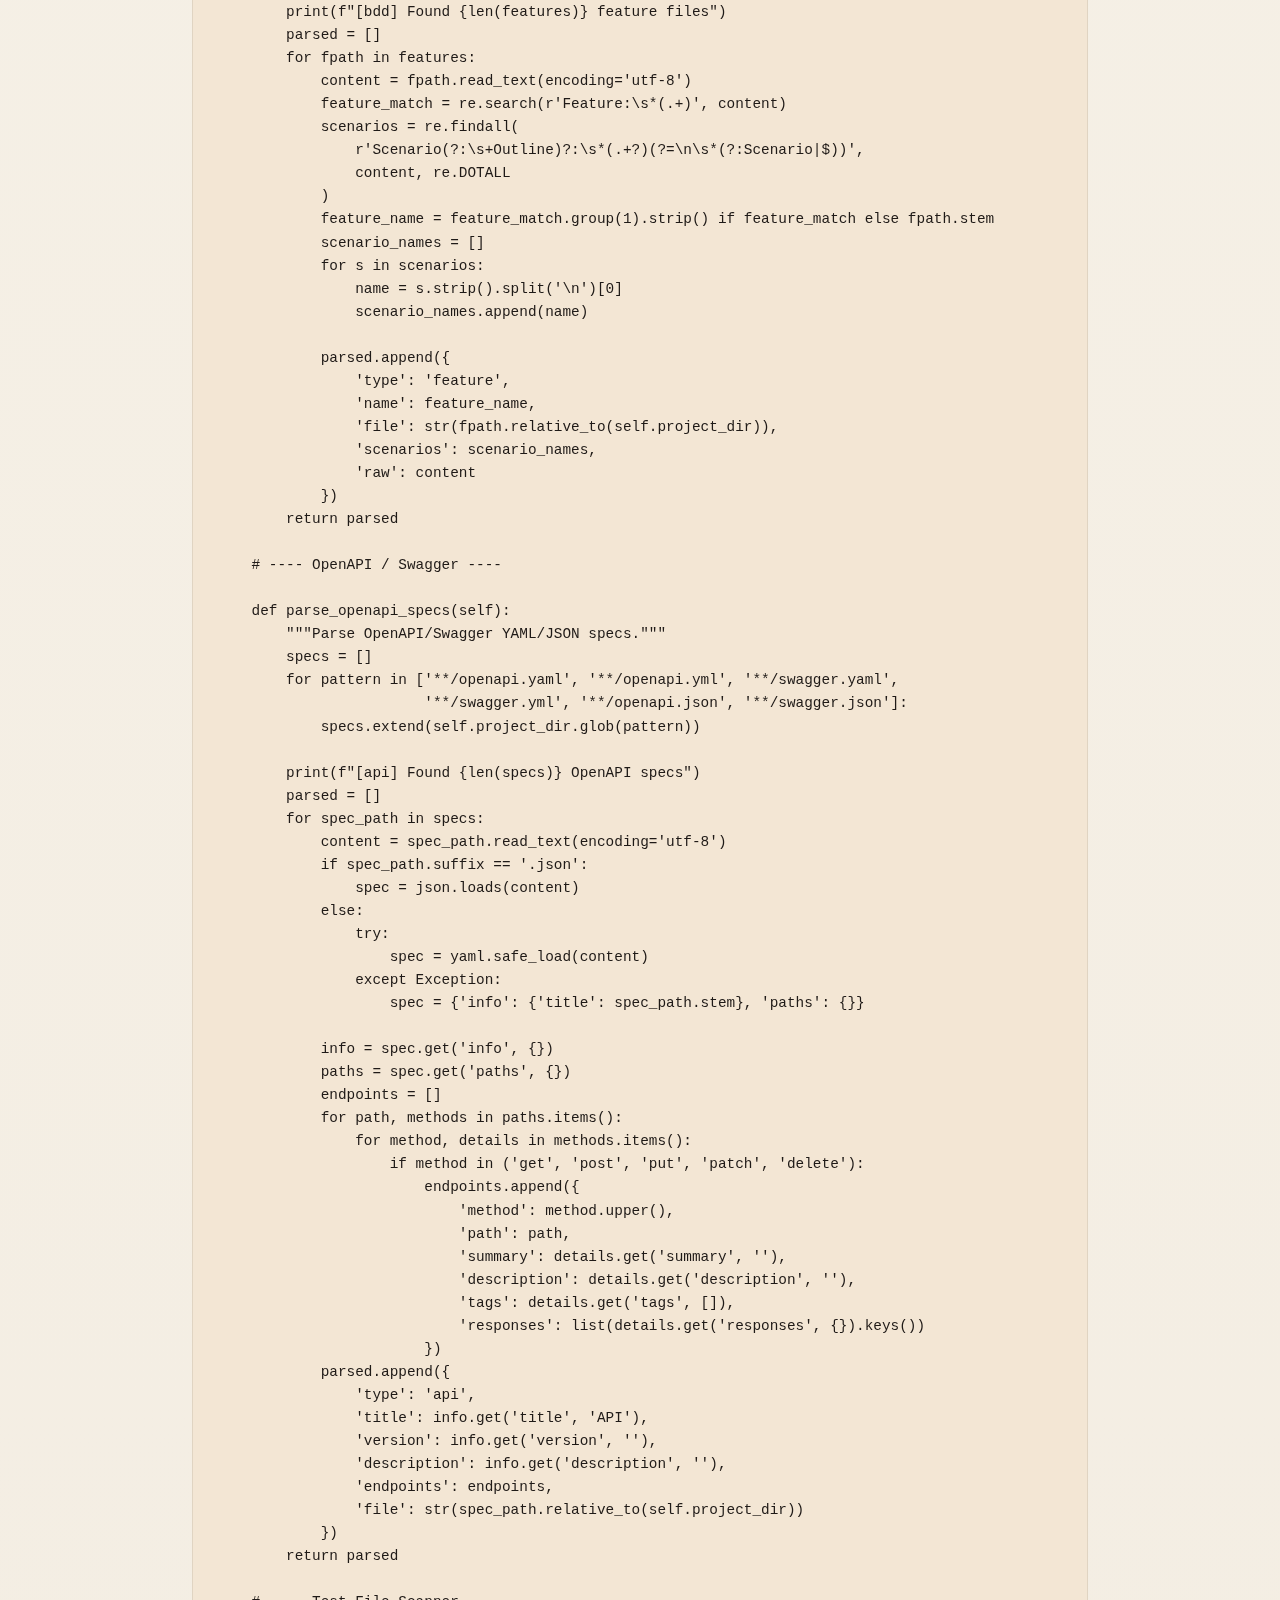
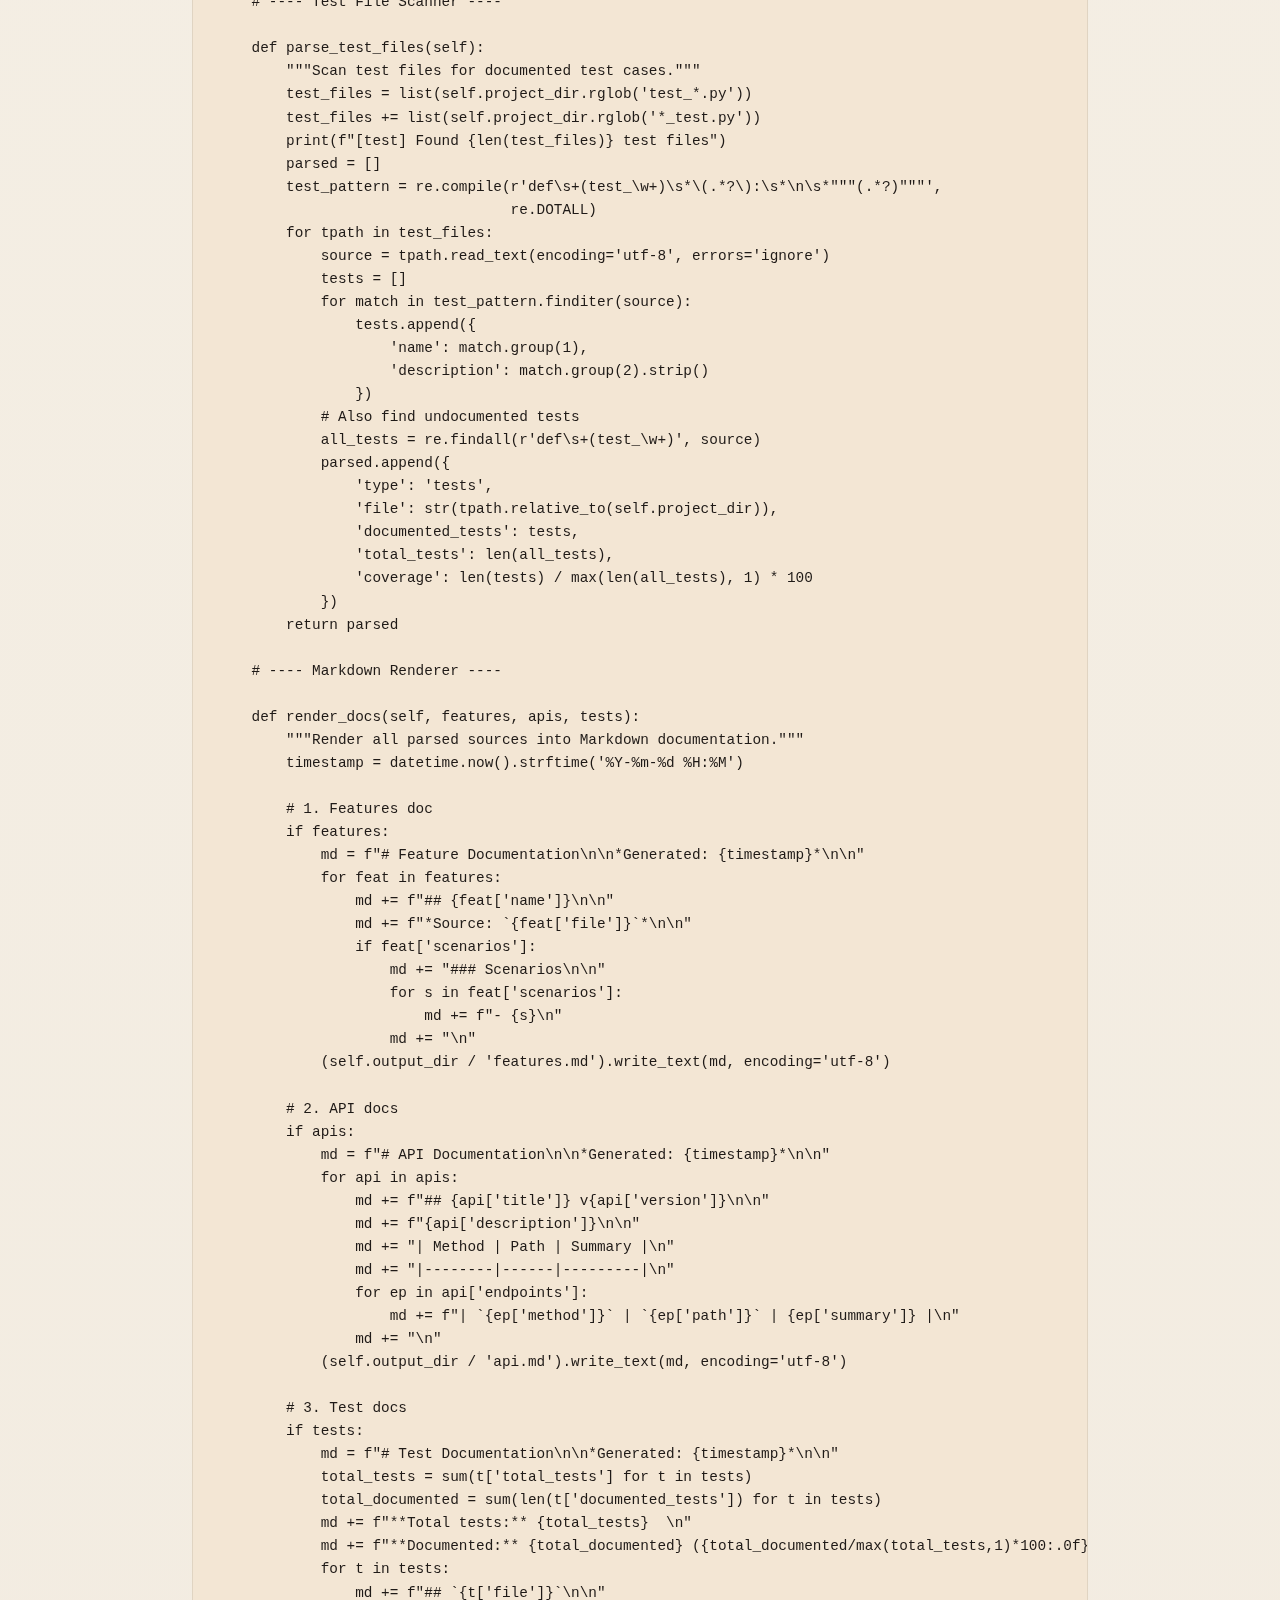
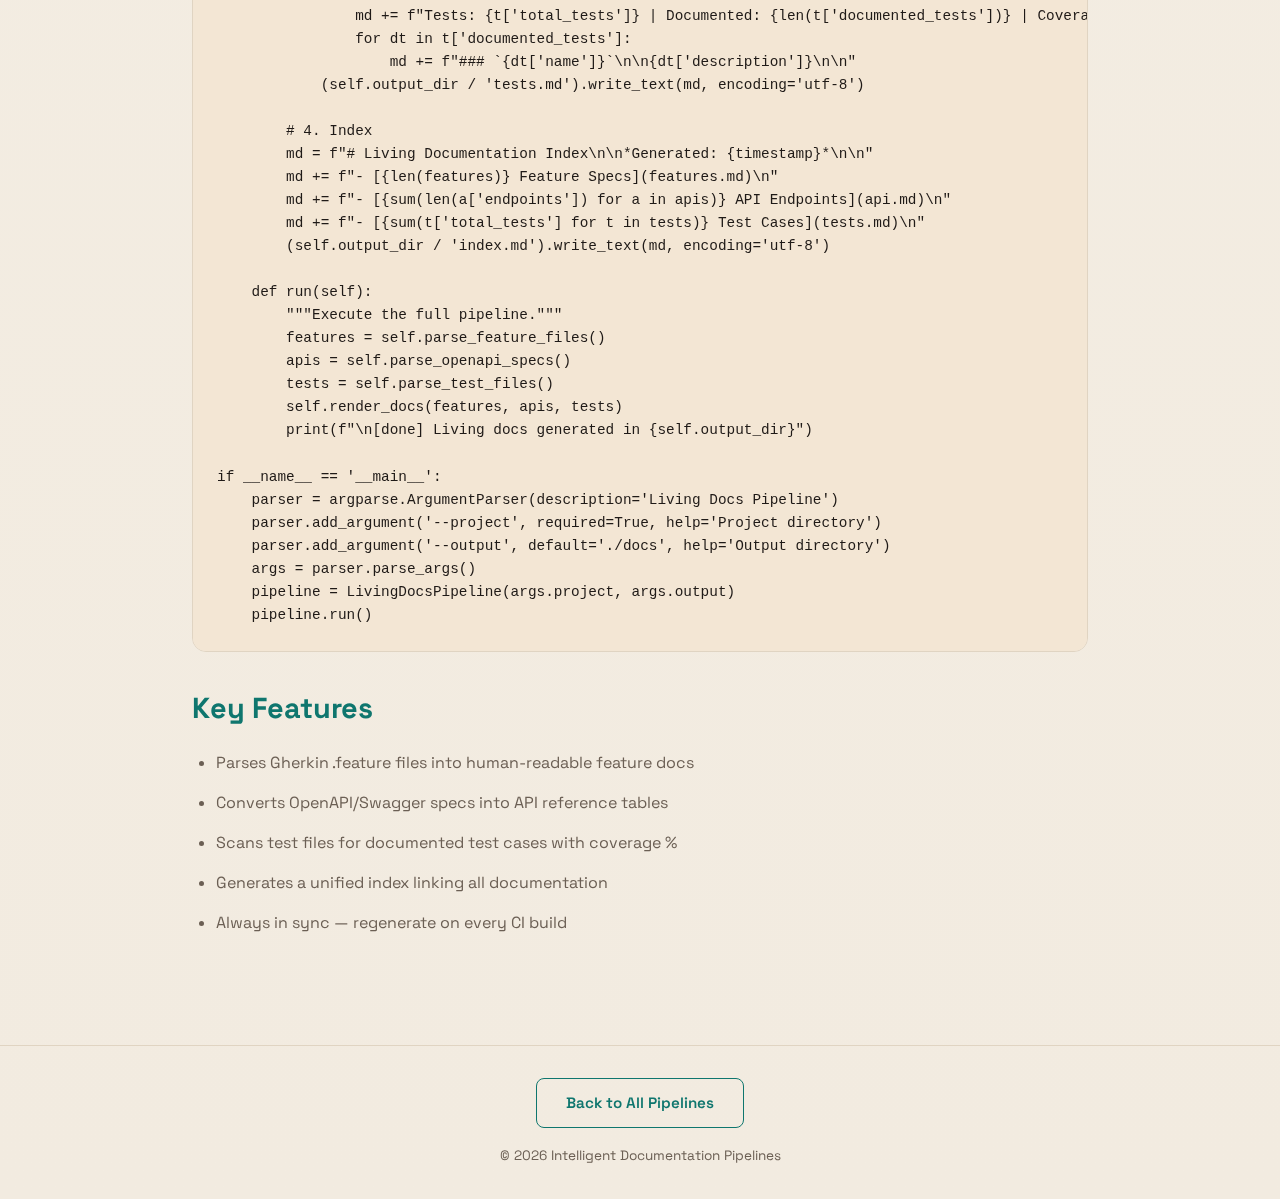
<file: 4-living-docs.html>
<!DOCTYPE html>
<html lang="en">
<head>
  <meta charset="UTF-8">
  <meta name="viewport" content="width=device-width, initial-scale=1.0">
  <title>Pipeline 4: Living Docs from Tests &amp; Specs</title>
  <meta name="description" content="Pipeline 4: Generate living docs from BDD specs, OpenAPI schemas, and contract tests.">
  <link rel="stylesheet" href="assets/style.css">
</head>
<body>

  <a class="skip-link" href="#main">Skip to content</a>

  <header>
    <nav class="top-nav" aria-label="Primary">
      <span class="logo">DocPipelines</span>
      <a href="index.html">Home</a>
      <a href="1-code-aware.html">Code-Aware</a>
      <a href="2-git-driven.html">Git-Driven</a>
      <a href="3-rag-knowledge.html">RAG</a>
      <a href="4-living-docs.html" class="active" aria-current="page">Living Docs</a>
      <a href="5-multi-source.html">Multi-Source</a>
      <a href="6-full-stack.html">Full-Stack</a>
    </nav>
  </header>

  <main id="main">
    <section class="hero">
      <h1>Living Docs from Tests &amp; Specs</h1>
      <p>Generate always-up-to-date documentation from BDD test specs, API schemas (OpenAPI/Swagger), and contract tests that stay in sync with your code.</p>
    </section>

    <section class="page-content">

    <h2>Architecture</h2>
    <div class="flow">
      <span class="step">Test Specs</span>
      <span class="arrow">&rarr;</span>
      <span class="step">OpenAPI Schemas</span>
      <span class="arrow">&rarr;</span>
      <span class="step">Parser Engine</span>
      <span class="arrow">&rarr;</span>
      <span class="step">Doc Templates</span>
      <span class="arrow">&rarr;</span>
      <span class="step">Living Docs Site</span>
    </div>

    <h2>Sources</h2>
    <table>
      <thead>
        <tr><th>Source</th><th>Format</th><th>What It Documents</th></tr>
      </thead>
      <tbody>
        <tr><td>BDD Feature Files</td><td>.feature (Gherkin)</td><td>User stories, acceptance criteria</td></tr>
        <tr><td>OpenAPI / Swagger</td><td>.yaml / .json</td><td>REST API endpoints, schemas</td></tr>
        <tr><td>Pytest Markers</td><td>.py test files</td><td>Test coverage, component behavior</td></tr>
        <tr><td>Contract Tests</td><td>Pact JSON</td><td>Service-to-service interactions</td></tr>
      </tbody>
    </table>

    <h2>Pipeline Script</h2>
    <pre><code># pipelines/4-living-docs/pipeline.py
# Run: python pipeline.py --project ./your-project --output ./docs

import os, re, json, argparse, yaml
from pathlib import Path
from datetime import datetime

class LivingDocsPipeline:
    """Generate documentation from tests, specs, and API schemas."""

    def __init__(self, project_dir, output_dir):
        self.project_dir = Path(project_dir)
        self.output_dir = Path(output_dir)
        self.output_dir.mkdir(parents=True, exist_ok=True)
        self.docs = []

    # ---- BDD / Gherkin Feature Files ----

    def parse_feature_files(self):
        """Parse .feature files (Gherkin syntax) into documentation."""
        features = list(self.project_dir.rglob('*.feature'))
        print(f"[bdd] Found {len(features)} feature files")
        parsed = []
        for fpath in features:
            content = fpath.read_text(encoding='utf-8')
            feature_match = re.search(r'Feature:\s*(.+)', content)
            scenarios = re.findall(
                r'Scenario(?:\s+Outline)?:\s*(.+?)(?=\n\s*(?:Scenario|$))',
                content, re.DOTALL
            )
            feature_name = feature_match.group(1).strip() if feature_match else fpath.stem
            scenario_names = []
            for s in scenarios:
                name = s.strip().split('\n')[0]
                scenario_names.append(name)

            parsed.append({
                'type': 'feature',
                'name': feature_name,
                'file': str(fpath.relative_to(self.project_dir)),
                'scenarios': scenario_names,
                'raw': content
            })
        return parsed

    # ---- OpenAPI / Swagger ----

    def parse_openapi_specs(self):
        """Parse OpenAPI/Swagger YAML/JSON specs."""
        specs = []
        for pattern in ['**/openapi.yaml', '**/openapi.yml', '**/swagger.yaml',
                        '**/swagger.yml', '**/openapi.json', '**/swagger.json']:
            specs.extend(self.project_dir.glob(pattern))

        print(f"[api] Found {len(specs)} OpenAPI specs")
        parsed = []
        for spec_path in specs:
            content = spec_path.read_text(encoding='utf-8')
            if spec_path.suffix == '.json':
                spec = json.loads(content)
            else:
                try:
                    spec = yaml.safe_load(content)
                except Exception:
                    spec = {'info': {'title': spec_path.stem}, 'paths': {}}

            info = spec.get('info', {})
            paths = spec.get('paths', {})
            endpoints = []
            for path, methods in paths.items():
                for method, details in methods.items():
                    if method in ('get', 'post', 'put', 'patch', 'delete'):
                        endpoints.append({
                            'method': method.upper(),
                            'path': path,
                            'summary': details.get('summary', ''),
                            'description': details.get('description', ''),
                            'tags': details.get('tags', []),
                            'responses': list(details.get('responses', {}).keys())
                        })
            parsed.append({
                'type': 'api',
                'title': info.get('title', 'API'),
                'version': info.get('version', ''),
                'description': info.get('description', ''),
                'endpoints': endpoints,
                'file': str(spec_path.relative_to(self.project_dir))
            })
        return parsed

    # ---- Test File Scanner ----

    def parse_test_files(self):
        """Scan test files for documented test cases."""
        test_files = list(self.project_dir.rglob('test_*.py'))
        test_files += list(self.project_dir.rglob('*_test.py'))
        print(f"[test] Found {len(test_files)} test files")
        parsed = []
        test_pattern = re.compile(r'def\s+(test_\w+)\s*\(.*?\):\s*\n\s*"""(.*?)"""',
                                  re.DOTALL)
        for tpath in test_files:
            source = tpath.read_text(encoding='utf-8', errors='ignore')
            tests = []
            for match in test_pattern.finditer(source):
                tests.append({
                    'name': match.group(1),
                    'description': match.group(2).strip()
                })
            # Also find undocumented tests
            all_tests = re.findall(r'def\s+(test_\w+)', source)
            parsed.append({
                'type': 'tests',
                'file': str(tpath.relative_to(self.project_dir)),
                'documented_tests': tests,
                'total_tests': len(all_tests),
                'coverage': len(tests) / max(len(all_tests), 1) * 100
            })
        return parsed

    # ---- Markdown Renderer ----

    def render_docs(self, features, apis, tests):
        """Render all parsed sources into Markdown documentation."""
        timestamp = datetime.now().strftime('%Y-%m-%d %H:%M')

        # 1. Features doc
        if features:
            md = f"# Feature Documentation\n\n*Generated: {timestamp}*\n\n"
            for feat in features:
                md += f"## {feat['name']}\n\n"
                md += f"*Source: `{feat['file']}`*\n\n"
                if feat['scenarios']:
                    md += "### Scenarios\n\n"
                    for s in feat['scenarios']:
                        md += f"- {s}\n"
                    md += "\n"
            (self.output_dir / 'features.md').write_text(md, encoding='utf-8')

        # 2. API docs
        if apis:
            md = f"# API Documentation\n\n*Generated: {timestamp}*\n\n"
            for api in apis:
                md += f"## {api['title']} v{api['version']}\n\n"
                md += f"{api['description']}\n\n"
                md += "| Method | Path | Summary |\n"
                md += "|--------|------|---------|\n"
                for ep in api['endpoints']:
                    md += f"| `{ep['method']}` | `{ep['path']}` | {ep['summary']} |\n"
                md += "\n"
            (self.output_dir / 'api.md').write_text(md, encoding='utf-8')

        # 3. Test docs
        if tests:
            md = f"# Test Documentation\n\n*Generated: {timestamp}*\n\n"
            total_tests = sum(t['total_tests'] for t in tests)
            total_documented = sum(len(t['documented_tests']) for t in tests)
            md += f"**Total tests:** {total_tests}  \n"
            md += f"**Documented:** {total_documented} ({total_documented/max(total_tests,1)*100:.0f}%)\n\n"
            for t in tests:
                md += f"## `{t['file']}`\n\n"
                md += f"Tests: {t['total_tests']} | Documented: {len(t['documented_tests'])} | Coverage: {t['coverage']:.0f}%\n\n"
                for dt in t['documented_tests']:
                    md += f"### `{dt['name']}`\n\n{dt['description']}\n\n"
            (self.output_dir / 'tests.md').write_text(md, encoding='utf-8')

        # 4. Index
        md = f"# Living Documentation Index\n\n*Generated: {timestamp}*\n\n"
        md += f"- [{len(features)} Feature Specs](features.md)\n"
        md += f"- [{sum(len(a['endpoints']) for a in apis)} API Endpoints](api.md)\n"
        md += f"- [{sum(t['total_tests'] for t in tests)} Test Cases](tests.md)\n"
        (self.output_dir / 'index.md').write_text(md, encoding='utf-8')

    def run(self):
        """Execute the full pipeline."""
        features = self.parse_feature_files()
        apis = self.parse_openapi_specs()
        tests = self.parse_test_files()
        self.render_docs(features, apis, tests)
        print(f"\n[done] Living docs generated in {self.output_dir}")

if __name__ == '__main__':
    parser = argparse.ArgumentParser(description='Living Docs Pipeline')
    parser.add_argument('--project', required=True, help='Project directory')
    parser.add_argument('--output', default='./docs', help='Output directory')
    args = parser.parse_args()
    pipeline = LivingDocsPipeline(args.project, args.output)
    pipeline.run()
</code></pre>

    <h2>Key Features</h2>
    <ul>
      <li>Parses Gherkin .feature files into human-readable feature docs</li>
      <li>Converts OpenAPI/Swagger specs into API reference tables</li>
      <li>Scans test files for documented test cases with coverage %</li>
      <li>Generates a unified index linking all documentation</li>
      <li>Always in sync &mdash; regenerate on every CI build</li>
    </ul>

    </section>
  </main>

  <footer>
    <a href="index.html" class="btn btn-outline" style="margin-bottom:1rem;">Back to All Pipelines</a>
    <p>&copy; 2026 Intelligent Documentation Pipelines</p>
  </footer>

</body>
</html>
</file>
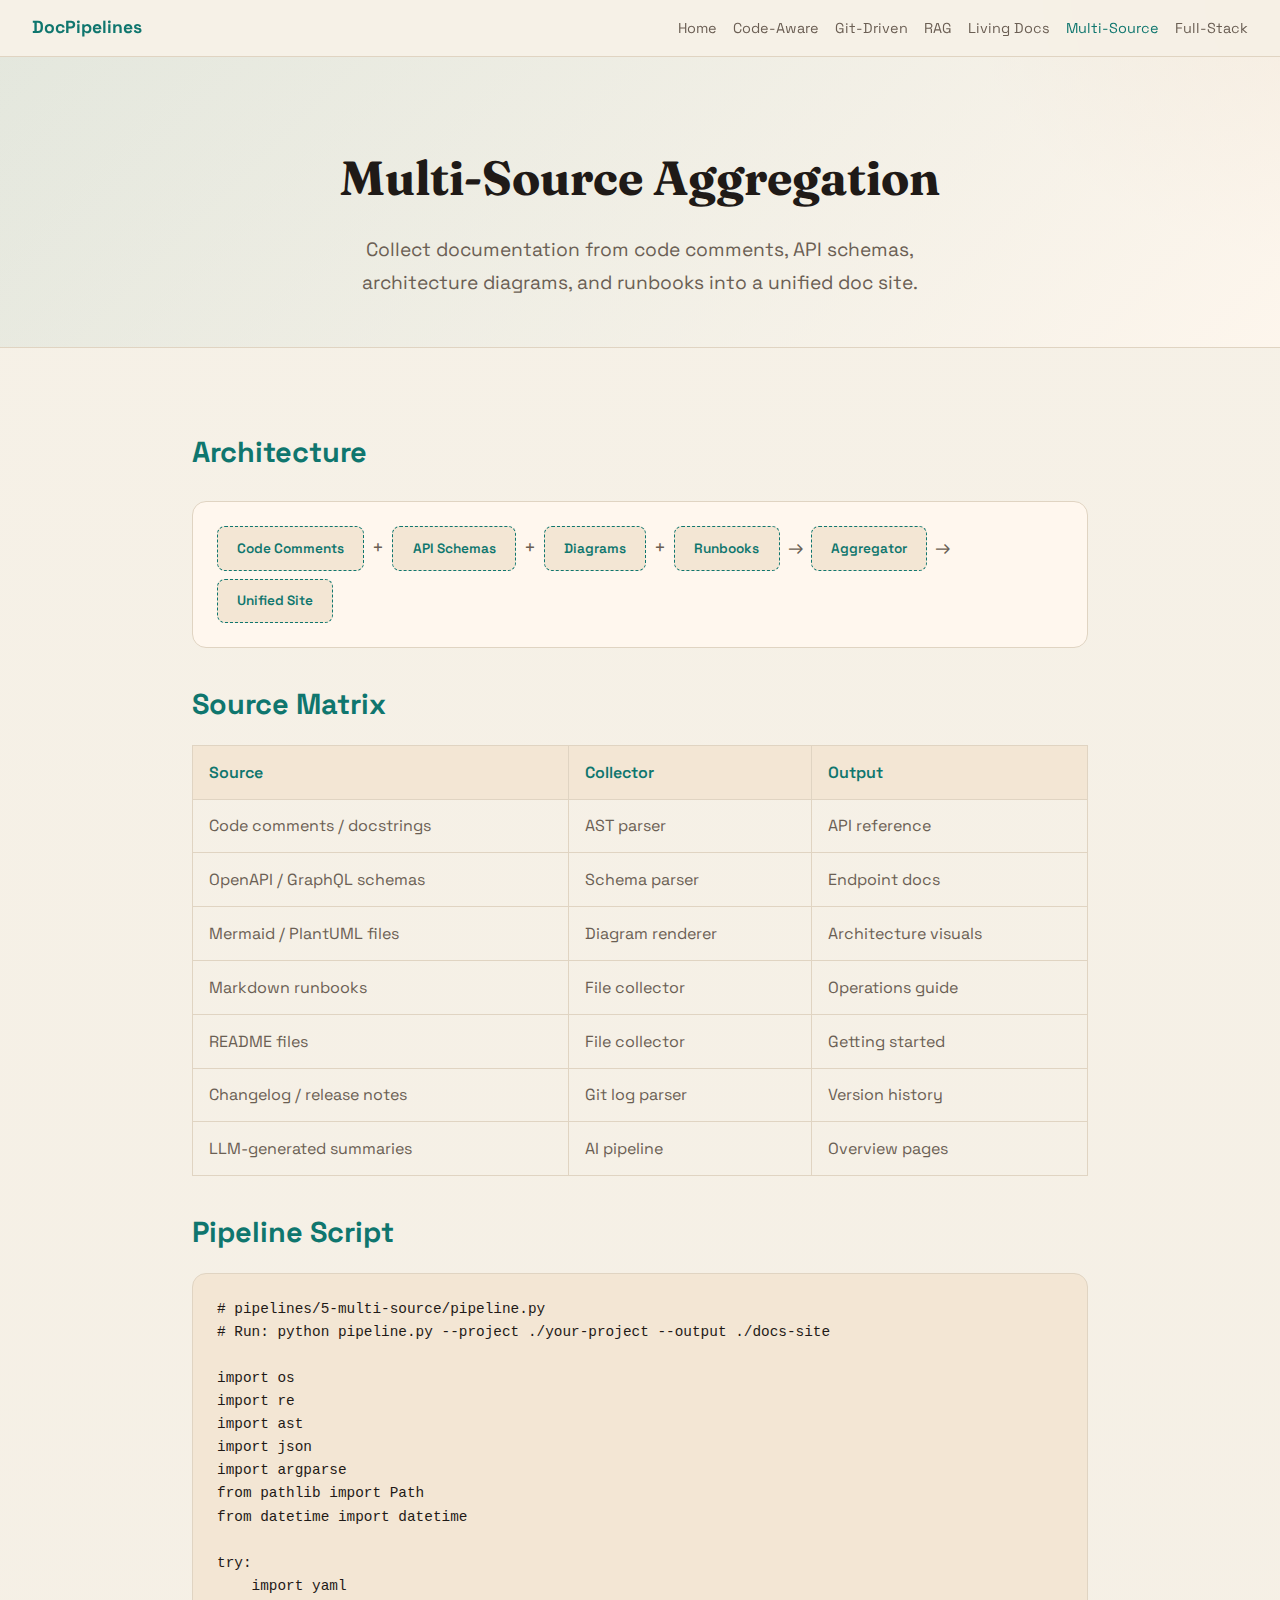
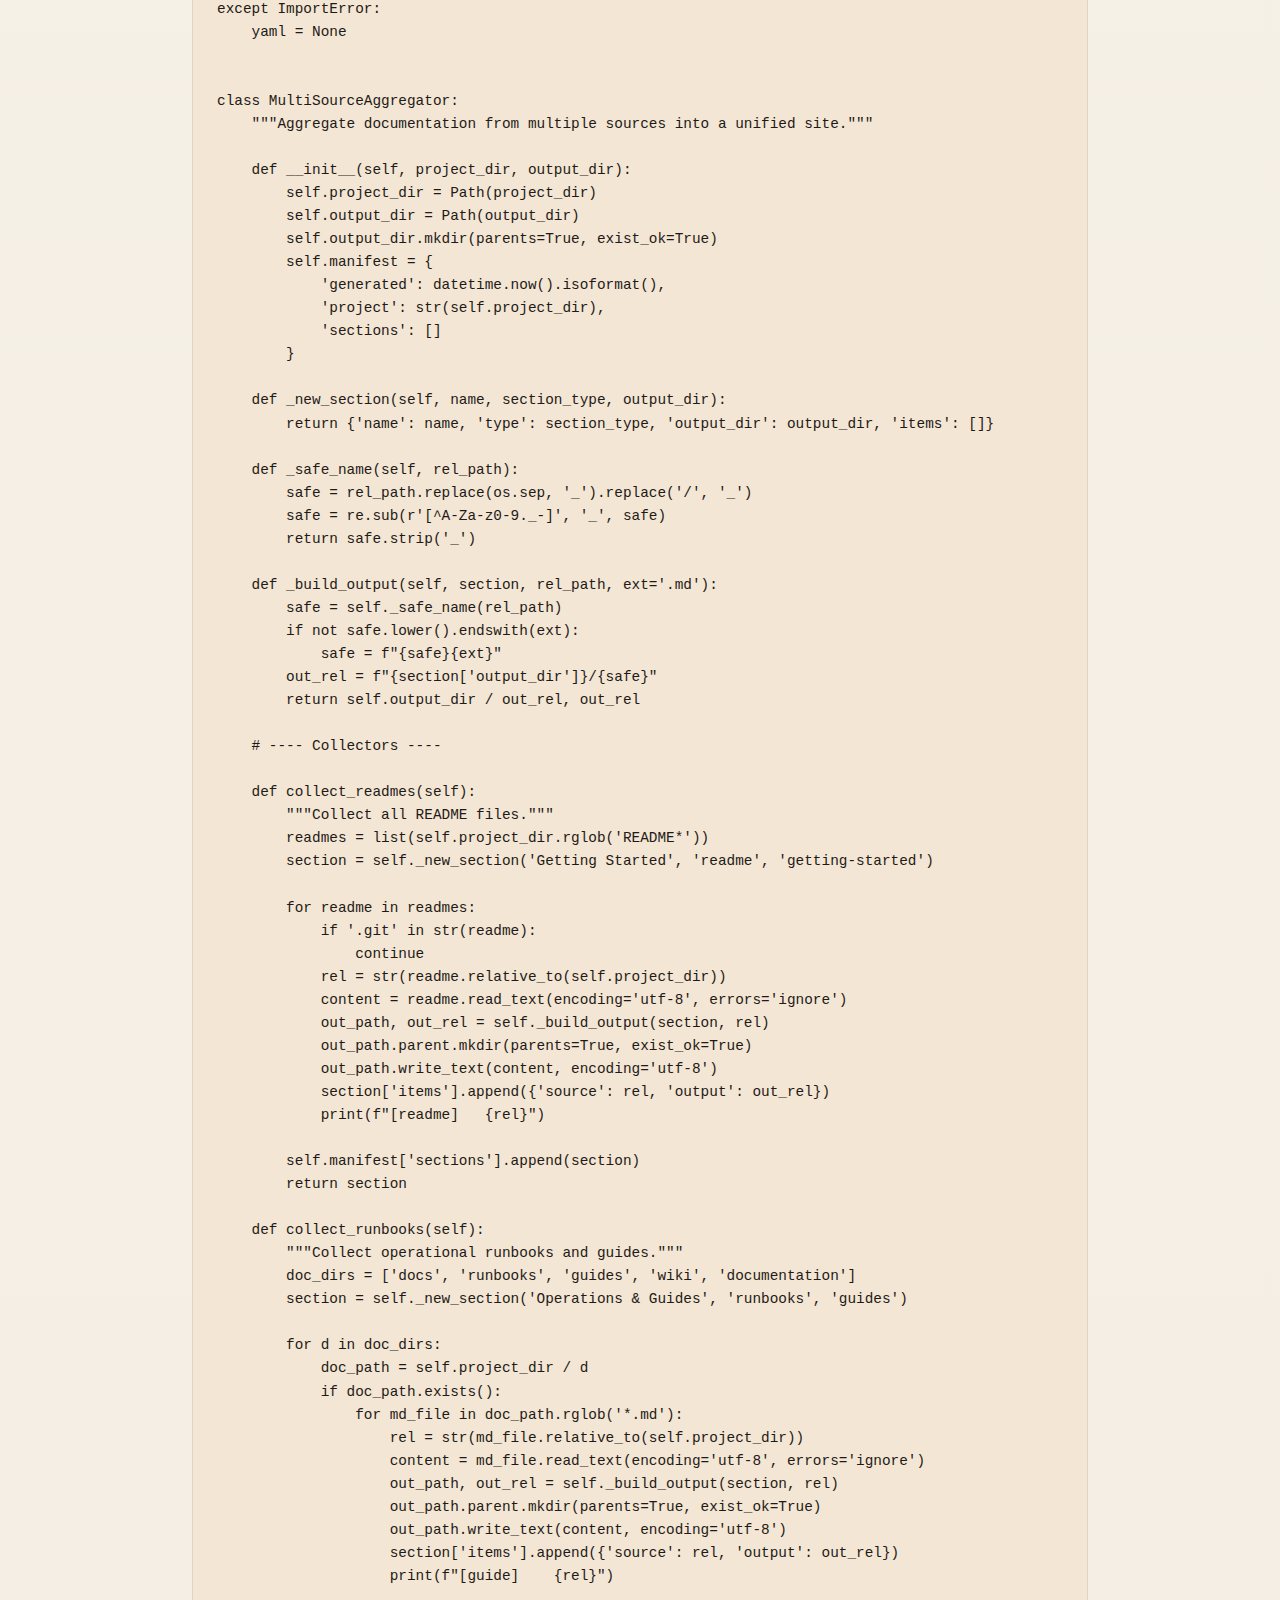
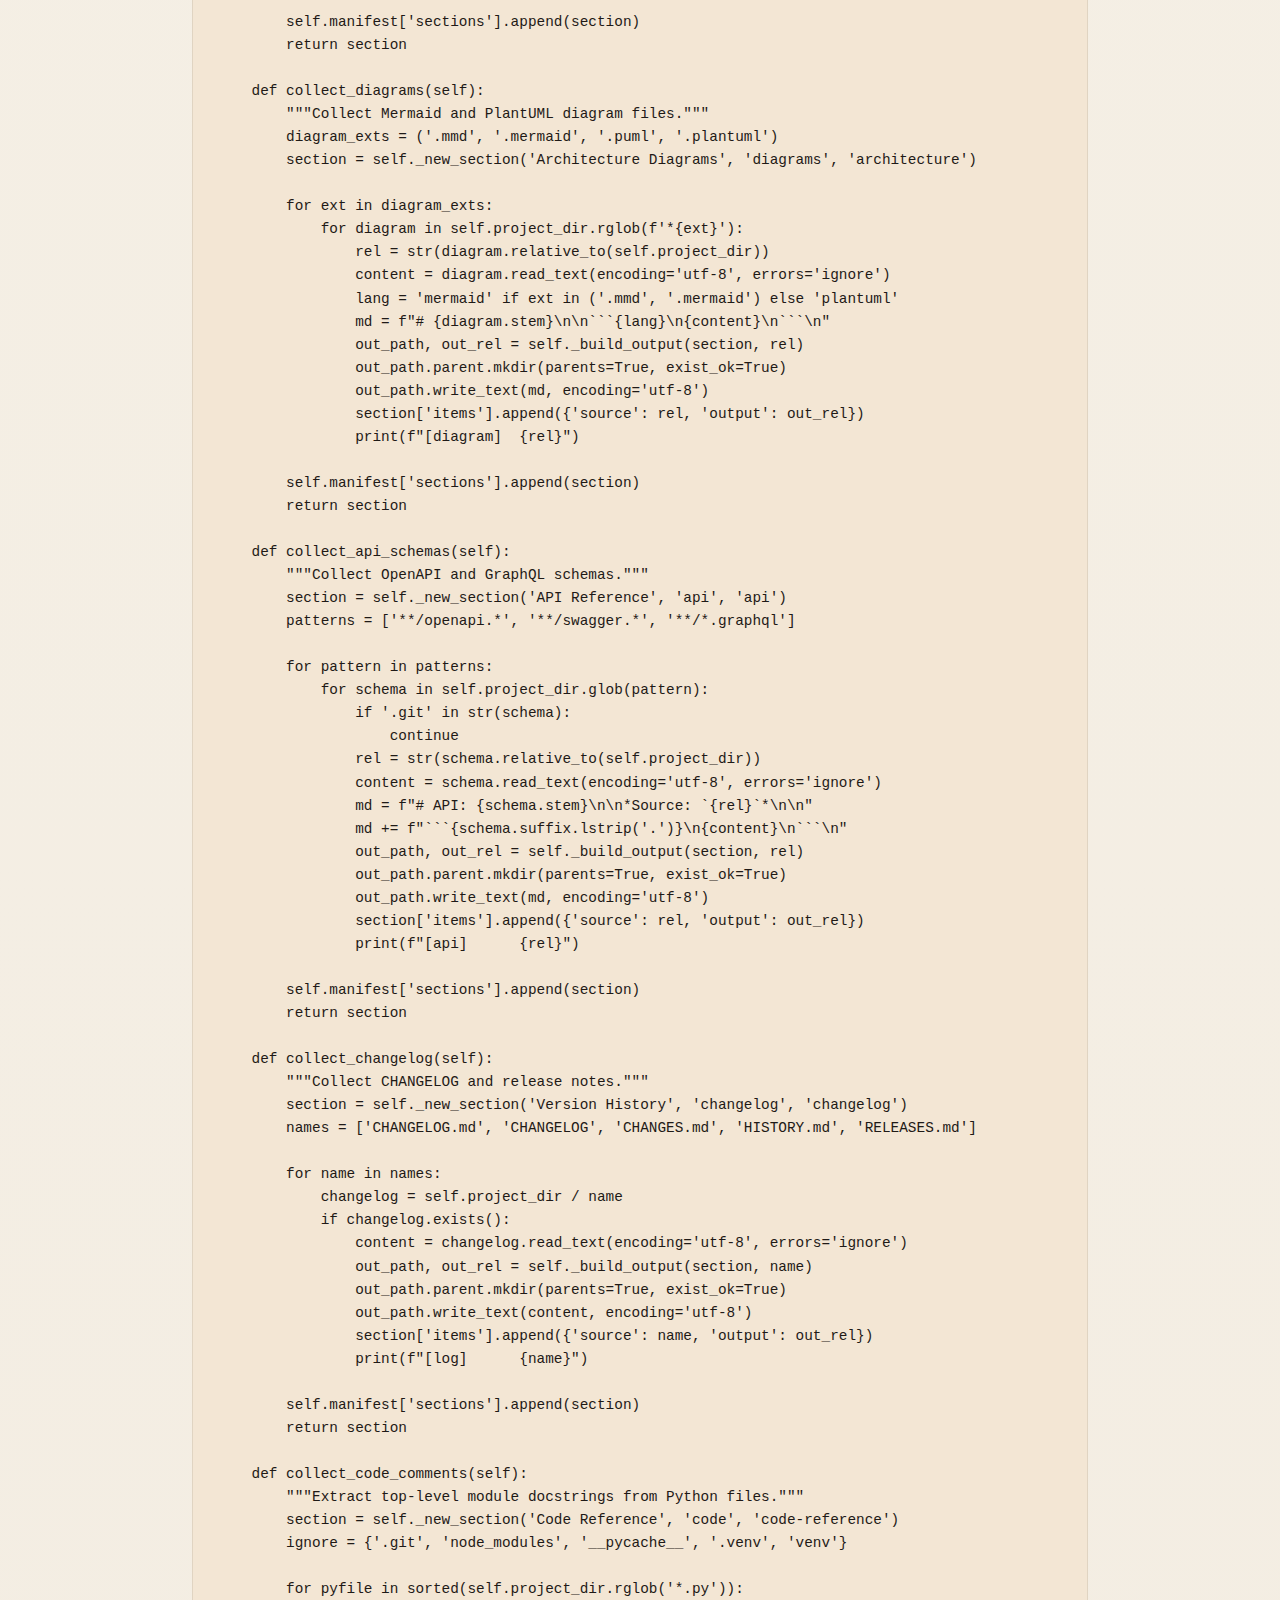
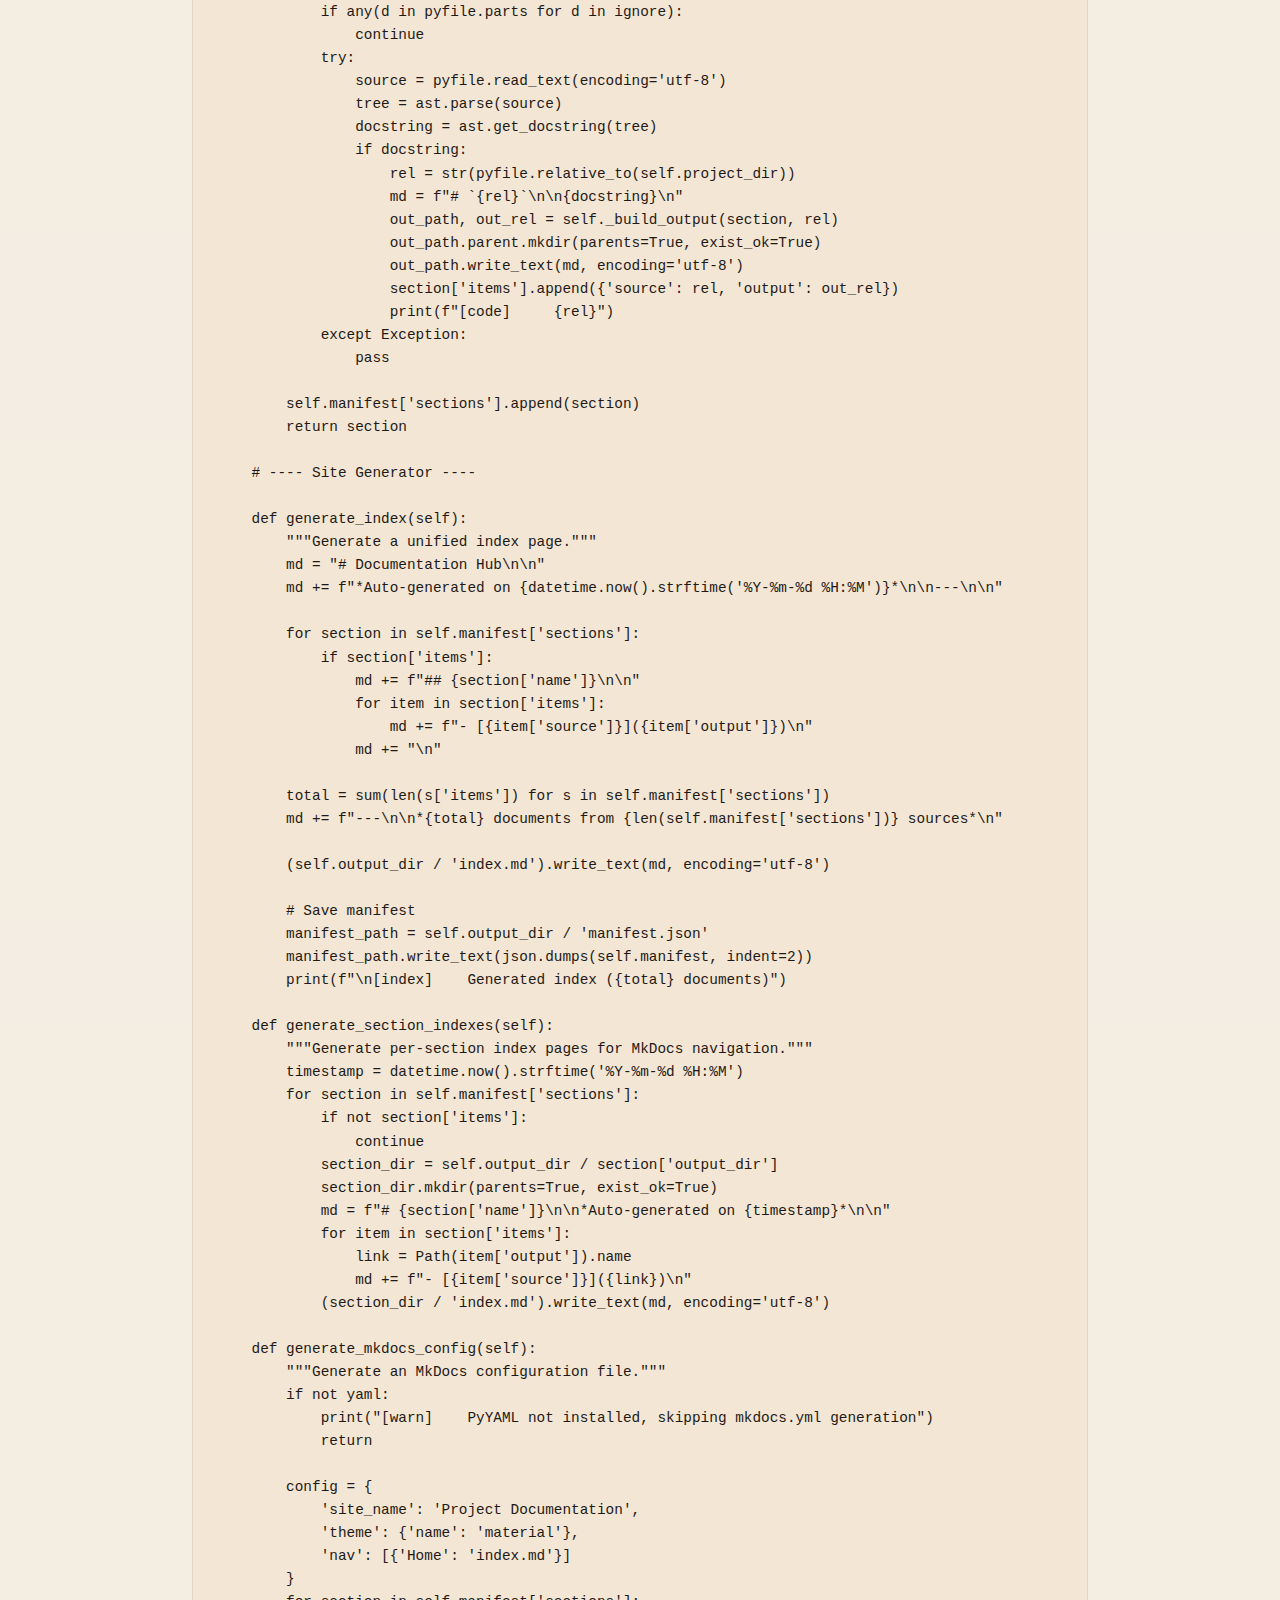
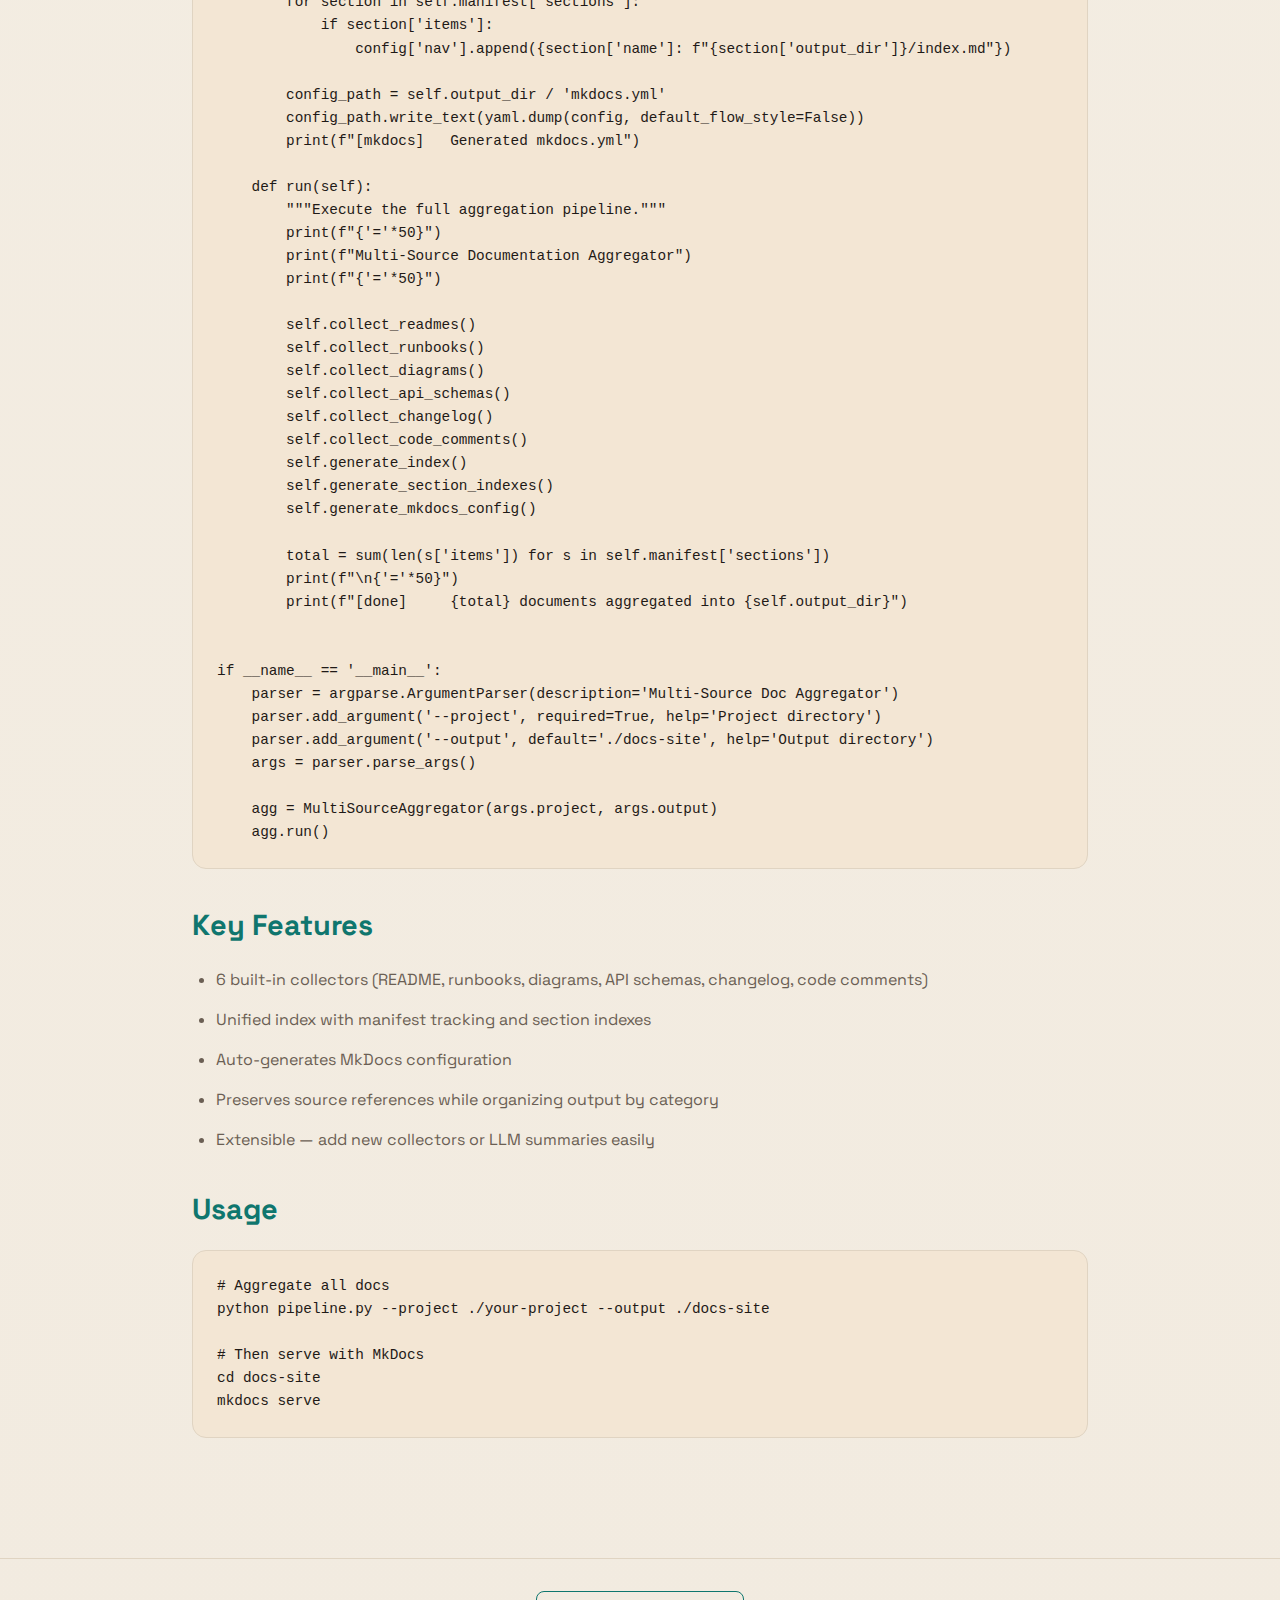
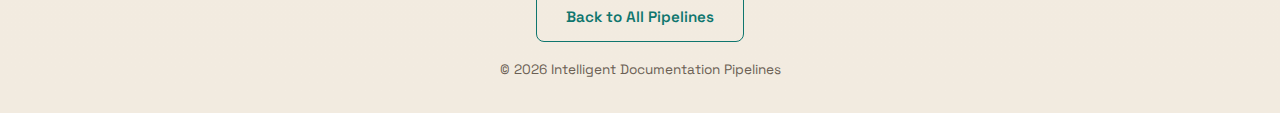
<file: 5-multi-source.html>
<!DOCTYPE html>
<html lang="en">
<head>
  <meta charset="UTF-8">
  <meta name="viewport" content="width=device-width, initial-scale=1.0">
  <title>Pipeline 5: Multi-Source Aggregation</title>
  <meta name="description" content="Pipeline 5: Aggregate docs from multiple sources into a unified, searchable site.">
  <link rel="stylesheet" href="assets/style.css">
</head>
<body>

  <a class="skip-link" href="#main">Skip to content</a>

  <header>
    <nav class="top-nav" aria-label="Primary">
      <span class="logo">DocPipelines</span>
      <a href="index.html">Home</a>
      <a href="1-code-aware.html">Code-Aware</a>
      <a href="2-git-driven.html">Git-Driven</a>
      <a href="3-rag-knowledge.html">RAG</a>
      <a href="4-living-docs.html">Living Docs</a>
      <a href="5-multi-source.html" class="active" aria-current="page">Multi-Source</a>
      <a href="6-full-stack.html">Full-Stack</a>
    </nav>
  </header>

  <main id="main">
    <section class="hero">
      <h1>Multi-Source Aggregation</h1>
      <p>Collect documentation from code comments, API schemas, architecture diagrams, and runbooks into a unified doc site.</p>
    </section>

    <section class="page-content">

    <h2>Architecture</h2>
    <div class="flow">
      <span class="step">Code Comments</span>
      <span class="arrow">+</span>
      <span class="step">API Schemas</span>
      <span class="arrow">+</span>
      <span class="step">Diagrams</span>
      <span class="arrow">+</span>
      <span class="step">Runbooks</span>
      <span class="arrow">&rarr;</span>
      <span class="step">Aggregator</span>
      <span class="arrow">&rarr;</span>
      <span class="step">Unified Site</span>
    </div>

    <h2>Source Matrix</h2>
    <table>
      <thead>
        <tr><th>Source</th><th>Collector</th><th>Output</th></tr>
      </thead>
      <tbody>
        <tr><td>Code comments / docstrings</td><td>AST parser</td><td>API reference</td></tr>
        <tr><td>OpenAPI / GraphQL schemas</td><td>Schema parser</td><td>Endpoint docs</td></tr>
        <tr><td>Mermaid / PlantUML files</td><td>Diagram renderer</td><td>Architecture visuals</td></tr>
        <tr><td>Markdown runbooks</td><td>File collector</td><td>Operations guide</td></tr>
        <tr><td>README files</td><td>File collector</td><td>Getting started</td></tr>
        <tr><td>Changelog / release notes</td><td>Git log parser</td><td>Version history</td></tr>
        <tr><td>LLM-generated summaries</td><td>AI pipeline</td><td>Overview pages</td></tr>
      </tbody>
    </table>

    <h2>Pipeline Script</h2>
    <pre><code># pipelines/5-multi-source/pipeline.py
# Run: python pipeline.py --project ./your-project --output ./docs-site

import os
import re
import ast
import json
import argparse
from pathlib import Path
from datetime import datetime

try:
    import yaml
except ImportError:
    yaml = None


class MultiSourceAggregator:
    """Aggregate documentation from multiple sources into a unified site."""

    def __init__(self, project_dir, output_dir):
        self.project_dir = Path(project_dir)
        self.output_dir = Path(output_dir)
        self.output_dir.mkdir(parents=True, exist_ok=True)
        self.manifest = {
            'generated': datetime.now().isoformat(),
            'project': str(self.project_dir),
            'sections': []
        }

    def _new_section(self, name, section_type, output_dir):
        return {'name': name, 'type': section_type, 'output_dir': output_dir, 'items': []}

    def _safe_name(self, rel_path):
        safe = rel_path.replace(os.sep, '_').replace('/', '_')
        safe = re.sub(r'[^A-Za-z0-9._-]', '_', safe)
        return safe.strip('_')

    def _build_output(self, section, rel_path, ext='.md'):
        safe = self._safe_name(rel_path)
        if not safe.lower().endswith(ext):
            safe = f"{safe}{ext}"
        out_rel = f"{section['output_dir']}/{safe}"
        return self.output_dir / out_rel, out_rel

    # ---- Collectors ----

    def collect_readmes(self):
        """Collect all README files."""
        readmes = list(self.project_dir.rglob('README*'))
        section = self._new_section('Getting Started', 'readme', 'getting-started')

        for readme in readmes:
            if '.git' in str(readme):
                continue
            rel = str(readme.relative_to(self.project_dir))
            content = readme.read_text(encoding='utf-8', errors='ignore')
            out_path, out_rel = self._build_output(section, rel)
            out_path.parent.mkdir(parents=True, exist_ok=True)
            out_path.write_text(content, encoding='utf-8')
            section['items'].append({'source': rel, 'output': out_rel})
            print(f"[readme]   {rel}")

        self.manifest['sections'].append(section)
        return section

    def collect_runbooks(self):
        """Collect operational runbooks and guides."""
        doc_dirs = ['docs', 'runbooks', 'guides', 'wiki', 'documentation']
        section = self._new_section('Operations & Guides', 'runbooks', 'guides')

        for d in doc_dirs:
            doc_path = self.project_dir / d
            if doc_path.exists():
                for md_file in doc_path.rglob('*.md'):
                    rel = str(md_file.relative_to(self.project_dir))
                    content = md_file.read_text(encoding='utf-8', errors='ignore')
                    out_path, out_rel = self._build_output(section, rel)
                    out_path.parent.mkdir(parents=True, exist_ok=True)
                    out_path.write_text(content, encoding='utf-8')
                    section['items'].append({'source': rel, 'output': out_rel})
                    print(f"[guide]    {rel}")

        self.manifest['sections'].append(section)
        return section

    def collect_diagrams(self):
        """Collect Mermaid and PlantUML diagram files."""
        diagram_exts = ('.mmd', '.mermaid', '.puml', '.plantuml')
        section = self._new_section('Architecture Diagrams', 'diagrams', 'architecture')

        for ext in diagram_exts:
            for diagram in self.project_dir.rglob(f'*{ext}'):
                rel = str(diagram.relative_to(self.project_dir))
                content = diagram.read_text(encoding='utf-8', errors='ignore')
                lang = 'mermaid' if ext in ('.mmd', '.mermaid') else 'plantuml'
                md = f"# {diagram.stem}\n\n```{lang}\n{content}\n```\n"
                out_path, out_rel = self._build_output(section, rel)
                out_path.parent.mkdir(parents=True, exist_ok=True)
                out_path.write_text(md, encoding='utf-8')
                section['items'].append({'source': rel, 'output': out_rel})
                print(f"[diagram]  {rel}")

        self.manifest['sections'].append(section)
        return section

    def collect_api_schemas(self):
        """Collect OpenAPI and GraphQL schemas."""
        section = self._new_section('API Reference', 'api', 'api')
        patterns = ['**/openapi.*', '**/swagger.*', '**/*.graphql']

        for pattern in patterns:
            for schema in self.project_dir.glob(pattern):
                if '.git' in str(schema):
                    continue
                rel = str(schema.relative_to(self.project_dir))
                content = schema.read_text(encoding='utf-8', errors='ignore')
                md = f"# API: {schema.stem}\n\n*Source: `{rel}`*\n\n"
                md += f"```{schema.suffix.lstrip('.')}\n{content}\n```\n"
                out_path, out_rel = self._build_output(section, rel)
                out_path.parent.mkdir(parents=True, exist_ok=True)
                out_path.write_text(md, encoding='utf-8')
                section['items'].append({'source': rel, 'output': out_rel})
                print(f"[api]      {rel}")

        self.manifest['sections'].append(section)
        return section

    def collect_changelog(self):
        """Collect CHANGELOG and release notes."""
        section = self._new_section('Version History', 'changelog', 'changelog')
        names = ['CHANGELOG.md', 'CHANGELOG', 'CHANGES.md', 'HISTORY.md', 'RELEASES.md']

        for name in names:
            changelog = self.project_dir / name
            if changelog.exists():
                content = changelog.read_text(encoding='utf-8', errors='ignore')
                out_path, out_rel = self._build_output(section, name)
                out_path.parent.mkdir(parents=True, exist_ok=True)
                out_path.write_text(content, encoding='utf-8')
                section['items'].append({'source': name, 'output': out_rel})
                print(f"[log]      {name}")

        self.manifest['sections'].append(section)
        return section

    def collect_code_comments(self):
        """Extract top-level module docstrings from Python files."""
        section = self._new_section('Code Reference', 'code', 'code-reference')
        ignore = {'.git', 'node_modules', '__pycache__', '.venv', 'venv'}

        for pyfile in sorted(self.project_dir.rglob('*.py')):
            if any(d in pyfile.parts for d in ignore):
                continue
            try:
                source = pyfile.read_text(encoding='utf-8')
                tree = ast.parse(source)
                docstring = ast.get_docstring(tree)
                if docstring:
                    rel = str(pyfile.relative_to(self.project_dir))
                    md = f"# `{rel}`\n\n{docstring}\n"
                    out_path, out_rel = self._build_output(section, rel)
                    out_path.parent.mkdir(parents=True, exist_ok=True)
                    out_path.write_text(md, encoding='utf-8')
                    section['items'].append({'source': rel, 'output': out_rel})
                    print(f"[code]     {rel}")
            except Exception:
                pass

        self.manifest['sections'].append(section)
        return section

    # ---- Site Generator ----

    def generate_index(self):
        """Generate a unified index page."""
        md = "# Documentation Hub\n\n"
        md += f"*Auto-generated on {datetime.now().strftime('%Y-%m-%d %H:%M')}*\n\n---\n\n"

        for section in self.manifest['sections']:
            if section['items']:
                md += f"## {section['name']}\n\n"
                for item in section['items']:
                    md += f"- [{item['source']}]({item['output']})\n"
                md += "\n"

        total = sum(len(s['items']) for s in self.manifest['sections'])
        md += f"---\n\n*{total} documents from {len(self.manifest['sections'])} sources*\n"

        (self.output_dir / 'index.md').write_text(md, encoding='utf-8')

        # Save manifest
        manifest_path = self.output_dir / 'manifest.json'
        manifest_path.write_text(json.dumps(self.manifest, indent=2))
        print(f"\n[index]    Generated index ({total} documents)")

    def generate_section_indexes(self):
        """Generate per-section index pages for MkDocs navigation."""
        timestamp = datetime.now().strftime('%Y-%m-%d %H:%M')
        for section in self.manifest['sections']:
            if not section['items']:
                continue
            section_dir = self.output_dir / section['output_dir']
            section_dir.mkdir(parents=True, exist_ok=True)
            md = f"# {section['name']}\n\n*Auto-generated on {timestamp}*\n\n"
            for item in section['items']:
                link = Path(item['output']).name
                md += f"- [{item['source']}]({link})\n"
            (section_dir / 'index.md').write_text(md, encoding='utf-8')

    def generate_mkdocs_config(self):
        """Generate an MkDocs configuration file."""
        if not yaml:
            print("[warn]    PyYAML not installed, skipping mkdocs.yml generation")
            return

        config = {
            'site_name': 'Project Documentation',
            'theme': {'name': 'material'},
            'nav': [{'Home': 'index.md'}]
        }
        for section in self.manifest['sections']:
            if section['items']:
                config['nav'].append({section['name']: f"{section['output_dir']}/index.md"})

        config_path = self.output_dir / 'mkdocs.yml'
        config_path.write_text(yaml.dump(config, default_flow_style=False))
        print(f"[mkdocs]   Generated mkdocs.yml")

    def run(self):
        """Execute the full aggregation pipeline."""
        print(f"{'='*50}")
        print(f"Multi-Source Documentation Aggregator")
        print(f"{'='*50}")

        self.collect_readmes()
        self.collect_runbooks()
        self.collect_diagrams()
        self.collect_api_schemas()
        self.collect_changelog()
        self.collect_code_comments()
        self.generate_index()
        self.generate_section_indexes()
        self.generate_mkdocs_config()

        total = sum(len(s['items']) for s in self.manifest['sections'])
        print(f"\n{'='*50}")
        print(f"[done]     {total} documents aggregated into {self.output_dir}")


if __name__ == '__main__':
    parser = argparse.ArgumentParser(description='Multi-Source Doc Aggregator')
    parser.add_argument('--project', required=True, help='Project directory')
    parser.add_argument('--output', default='./docs-site', help='Output directory')
    args = parser.parse_args()

    agg = MultiSourceAggregator(args.project, args.output)
    agg.run()
</code></pre>

    <h2>Key Features</h2>
    <ul>
      <li>6 built-in collectors (README, runbooks, diagrams, API schemas, changelog, code comments)</li>
      <li>Unified index with manifest tracking and section indexes</li>
      <li>Auto-generates MkDocs configuration</li>
      <li>Preserves source references while organizing output by category</li>
      <li>Extensible &mdash; add new collectors or LLM summaries easily</li>
    </ul>

    <h2>Usage</h2>
    <pre><code># Aggregate all docs
python pipeline.py --project ./your-project --output ./docs-site

# Then serve with MkDocs
cd docs-site
mkdocs serve</code></pre>

    </section>
  </main>

  <footer>
    <a href="index.html" class="btn btn-outline" style="margin-bottom:1rem;">Back to All Pipelines</a>
    <p>&copy; 2026 Intelligent Documentation Pipelines</p>
  </footer>

</body>
</html>
</file>
<file: assets/style.css>
@import url('https://fonts.googleapis.com/css2?family=Fraunces:wght@600;700&family=Space+Grotesk:wght@400;500;600;700&display=swap');

/* ===== Shared Styles for Doc-Pipelines ===== */
:root {
  --bg: #f6f1e7;
  --surface: #fff7ee;
  --surface-2: #f3e6d4;
  --accent: #0f766e;
  --accent-2: #b45309;
  --accent-3: #166534;
  --text: #1f1a17;
  --text-dim: #6b5f54;
  --border: #e0d4c2;
  --radius: 14px;
  --shadow: 0 12px 32px rgba(31, 26, 23, 0.14);
}

* { margin: 0; padding: 0; box-sizing: border-box; }

body {
  font-family: 'Space Grotesk', system-ui, -apple-system, sans-serif;
  background:
    radial-gradient(1200px 600px at -10% -10%, rgba(15, 118, 110, 0.18), transparent 60%),
    radial-gradient(800px 500px at 110% 0%, rgba(180, 83, 9, 0.12), transparent 55%),
    linear-gradient(180deg, #f6f1e7 0%, #f2ebe0 100%);
  color: var(--text);
  line-height: 1.7;
  min-height: 100vh;
}

main { display: block; }

.skip-link {
  position: absolute;
  left: -999px;
  top: 1rem;
  background: var(--accent);
  color: #fff;
  padding: 0.6rem 1rem;
  border-radius: 8px;
  text-decoration: none;
  z-index: 200;
}
.skip-link:focus { left: 1rem; }

/* ===== Navigation ===== */
.top-nav {
  position: sticky; top: 0; z-index: 100;
  display: flex; align-items: center; gap: 1rem;
  padding: 0.8rem 2rem;
  background: rgba(246, 241, 231, 0.9);
  backdrop-filter: blur(12px);
  border-bottom: 1px solid var(--border);
}
.top-nav a {
  color: var(--text-dim);
  text-decoration: none;
  font-size: 0.9rem;
  transition: color 0.2s;
}
.top-nav a:hover, .top-nav a.active { color: var(--accent); }
.top-nav .logo {
  font-weight: 700; font-size: 1.1rem;
  color: var(--accent); margin-right: auto;
}

/* ===== Hero Section ===== */
.hero {
  text-align: center;
  padding: 5rem 2rem 3rem;
  background: linear-gradient(135deg, rgba(15, 118, 110, 0.08) 0%, rgba(255, 247, 238, 0.8) 100%);
  border-bottom: 1px solid var(--border);
}
.hero h1 {
  font-family: 'Fraunces', serif;
  font-size: 3rem; font-weight: 700;
  color: var(--text);
  margin-bottom: 1rem;
}
.hero p {
  font-size: 1.2rem; color: var(--text-dim);
  max-width: 640px; margin: 0 auto;
}

/* ===== Cards Grid ===== */
.cards {
  display: grid;
  grid-template-columns: repeat(auto-fit, minmax(340px, 1fr));
  gap: 1.5rem;
  padding: 3rem 2rem;
  max-width: 1200px;
  margin: 0 auto;
}
.card {
  background: var(--surface);
  border: 1px solid var(--border);
  border-radius: var(--radius);
  padding: 2rem;
  transition: transform 0.25s, box-shadow 0.25s, border-color 0.25s;
  text-decoration: none; color: inherit;
  display: flex; flex-direction: column;
}
.card:hover {
  transform: translateY(-4px);
  box-shadow: var(--shadow);
  border-color: var(--accent);
}
.card .badge {
  display: inline-block;
  background: var(--accent-2); color: #fff;
  font-size: 0.75rem; font-weight: 700;
  padding: 0.2rem 0.7rem; border-radius: 50px;
  margin-bottom: 1rem; width: fit-content;
}
.card h3 { font-size: 1.3rem; margin-bottom: 0.6rem; }
.card p { color: var(--text-dim); font-size: 0.95rem; flex: 1; }
.card .tech {
  display: flex; gap: 0.5rem; flex-wrap: wrap;
  margin-top: 1rem;
}
.card .tech span {
  background: var(--surface-2);
  border: 1px solid var(--border);
  font-size: 0.75rem; padding: 0.2rem 0.6rem;
  border-radius: 6px; color: var(--accent);
}

/* ===== Page Content ===== */
.page-content {
  max-width: 960px;
  margin: 0 auto;
  padding: 3rem 2rem;
}
.page-content h2 {
  font-size: 1.8rem; margin: 2rem 0 1rem;
  color: var(--accent);
}
.page-content h3 {
  font-size: 1.3rem; margin: 1.5rem 0 0.8rem;
  color: var(--accent-3);
}
.page-content p, .page-content li {
  color: var(--text-dim); margin-bottom: 0.8rem;
}
.page-content ul { padding-left: 1.5rem; }

/* ===== Code Blocks ===== */
pre {
  background: var(--surface-2);
  border: 1px solid var(--border);
  border-radius: var(--radius);
  padding: 1.5rem;
  overflow-x: auto;
  font-size: 0.9rem;
  line-height: 1.6;
  margin: 1rem 0 1.5rem;
}
code {
  font-family: 'Cascadia Code', 'Fira Code', 'Consolas', monospace;
  color: var(--accent);
  background: rgba(15, 118, 110, 0.08);
  padding: 0 0.2rem;
  border-radius: 4px;
}
pre code { color: var(--text); }
pre code { background: none; padding: 0; }

/* ===== Flow Diagram ===== */
.flow {
  display: flex; align-items: center; gap: 0.5rem;
  flex-wrap: wrap;
  padding: 1.5rem;
  background: var(--surface);
  border: 1px solid var(--border);
  border-radius: var(--radius);
  margin: 1.5rem 0;
}
.flow .step {
  background: var(--surface-2);
  border: 1px dashed var(--accent);
  border-radius: 8px;
  padding: 0.6rem 1.2rem;
  font-size: 0.85rem;
  font-weight: 600;
  color: var(--accent);
}
.flow .arrow {
  color: var(--text-dim);
  font-size: 1.2rem;
}

/* ===== Table ===== */
table {
  width: 100%;
  border-collapse: collapse;
  margin: 1rem 0 1.5rem;
}
th, td {
  text-align: left;
  padding: 0.8rem 1rem;
  border: 1px solid var(--border);
}
th {
  background: var(--surface-2);
  color: var(--accent);
  font-weight: 600;
}
td { color: var(--text-dim); }

/* ===== Buttons ===== */
.btn {
  display: inline-block;
  padding: 0.7rem 1.8rem;
  border-radius: 8px;
  font-weight: 600; font-size: 0.95rem;
  text-decoration: none;
  transition: all 0.2s;
  cursor: pointer; border: none;
}
.btn-primary {
  background: linear-gradient(135deg, var(--accent), var(--accent-2));
  color: #fff;
}
.btn-primary:hover { transform: translateY(-2px); box-shadow: 0 4px 20px rgba(0,212,255,0.3); }
.btn-outline {
  background: transparent;
  border: 1px solid var(--accent);
  color: var(--accent);
}
.btn-outline:hover { background: var(--accent); color: var(--bg); }

/* ===== Footer ===== */
footer {
  text-align: center;
  padding: 2rem;
  color: var(--text-dim);
  font-size: 0.85rem;
  border-top: 1px solid var(--border);
  margin-top: 3rem;
}

/* ===== Motion & Focus ===== */
@keyframes fade-up {
  from { opacity: 0; transform: translateY(8px); }
  to { opacity: 1; transform: translateY(0); }
}
.hero, .cards, .page-content, footer { animation: fade-up 0.6s ease both; }
.cards .card:nth-child(1) { animation-delay: 0.05s; }
.cards .card:nth-child(2) { animation-delay: 0.1s; }
.cards .card:nth-child(3) { animation-delay: 0.15s; }
.cards .card:nth-child(4) { animation-delay: 0.2s; }
.cards .card:nth-child(5) { animation-delay: 0.25s; }
.cards .card:nth-child(6) { animation-delay: 0.3s; }

a:focus-visible, .btn:focus-visible, input:focus-visible {
  outline: 3px solid rgba(15, 118, 110, 0.35);
  outline-offset: 2px;
}

@media (prefers-reduced-motion: reduce) {
  * { animation: none !important; transition: none !important; }
}

/* ===== Responsive ===== */
@media (max-width: 768px) {
  .hero h1 { font-size: 2rem; }
  .cards { grid-template-columns: 1fr; }
  .top-nav { flex-wrap: wrap; }
  table { display: block; overflow-x: auto; }
}
</file>
